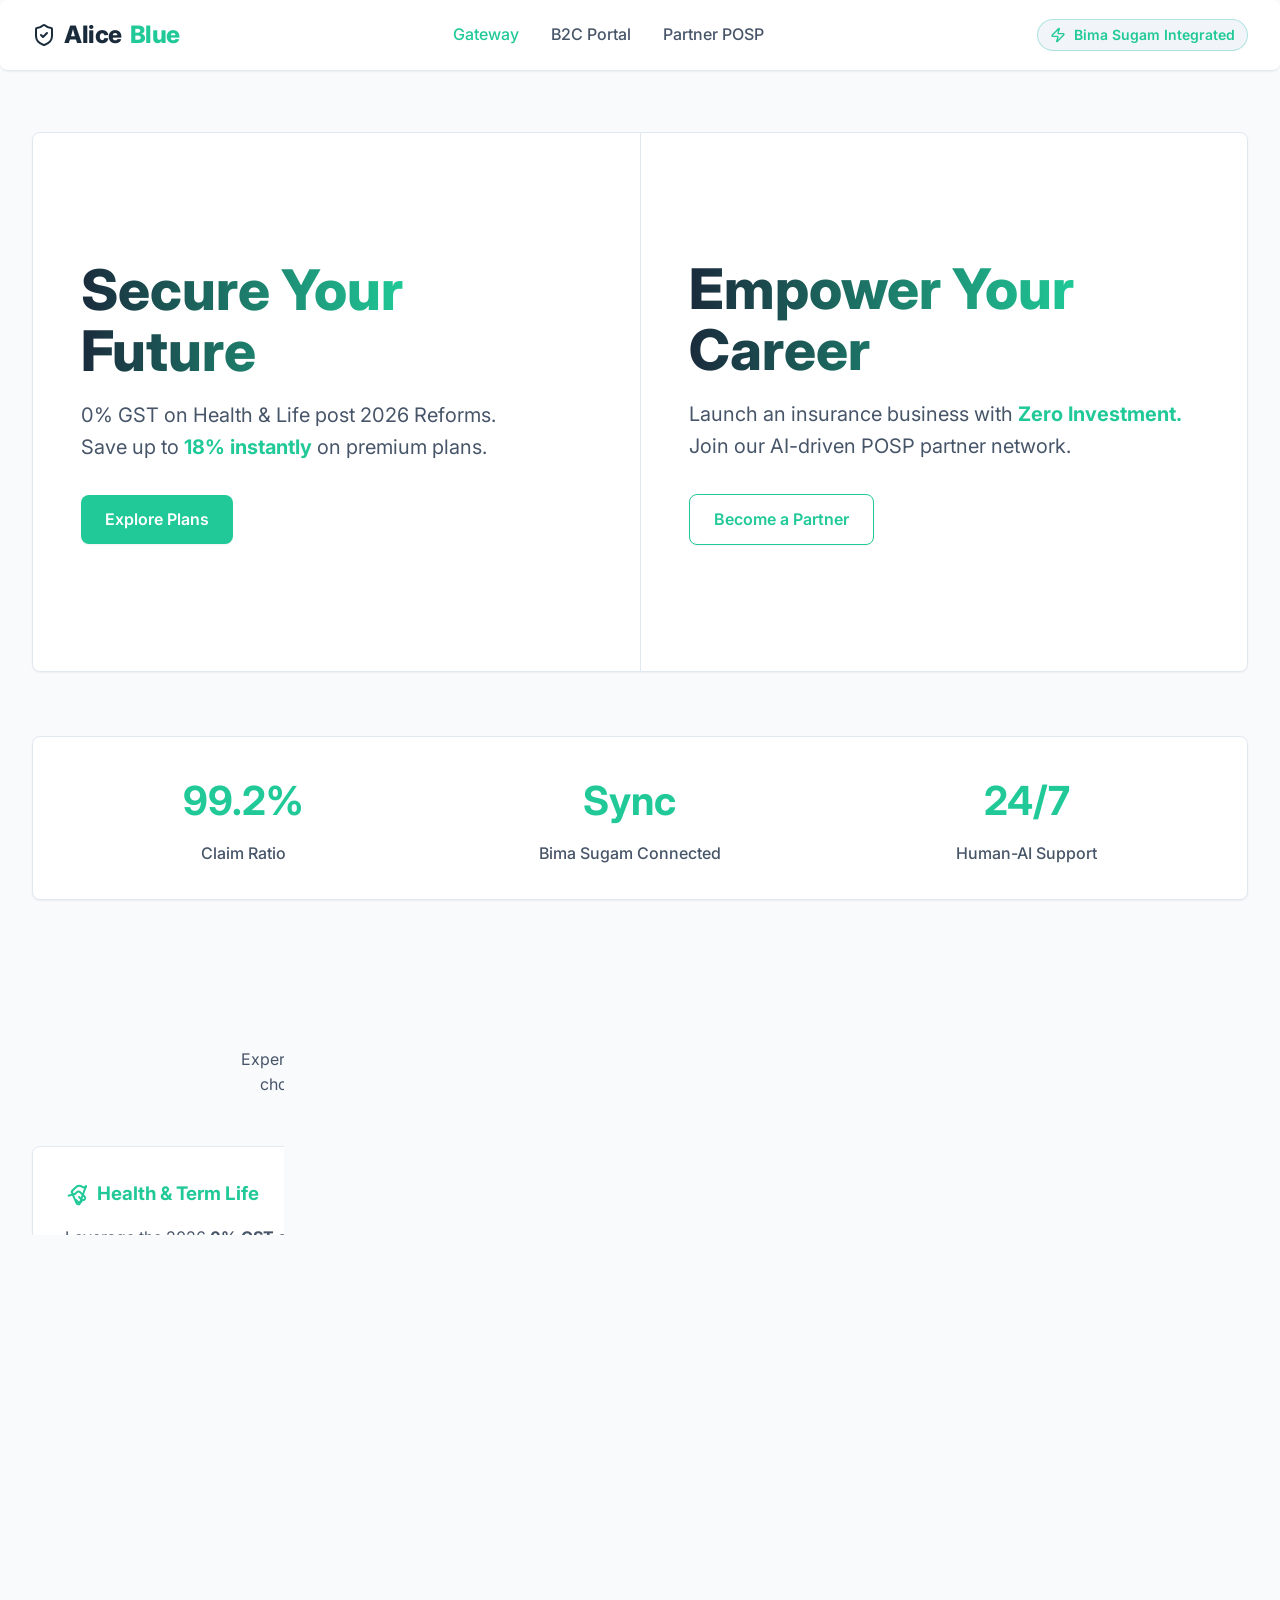
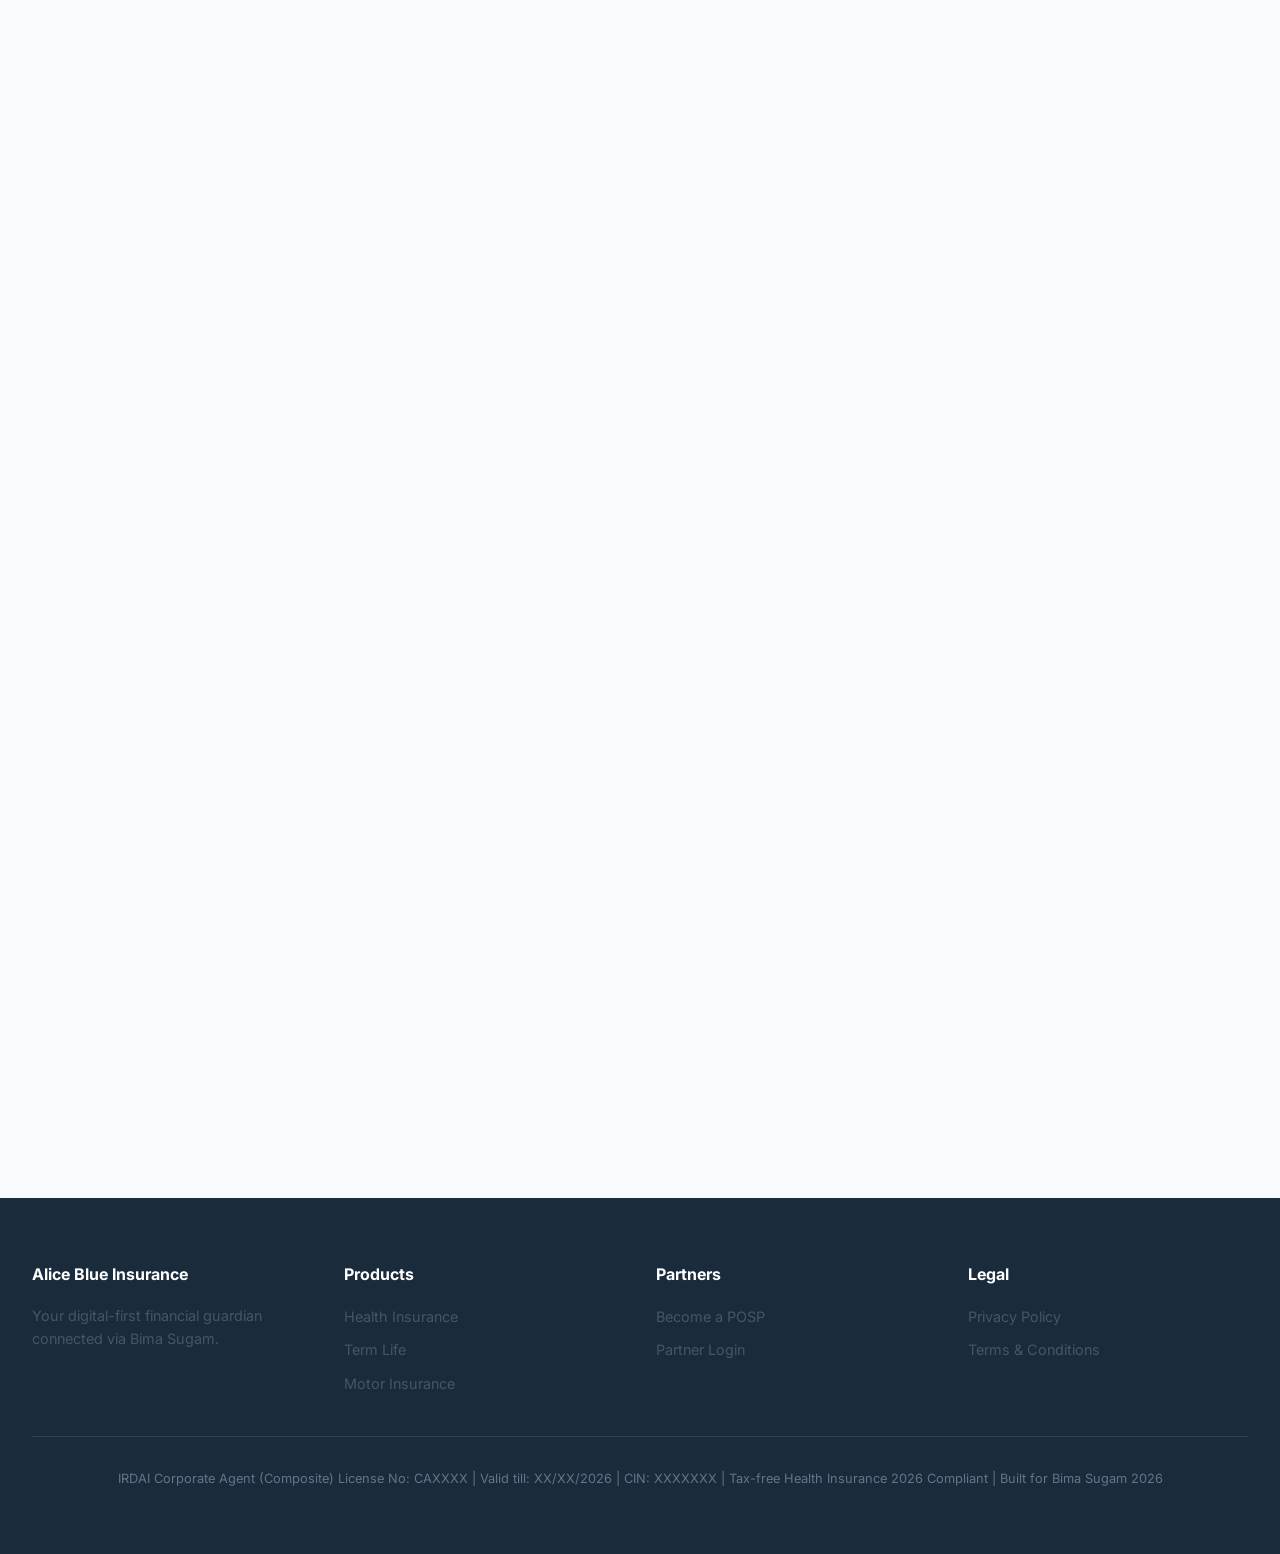
<file: index.html>
<!DOCTYPE html>
<html lang="en">

<head>
  <meta charset="UTF-8">
  <meta name="viewport" content="width=device-width, initial-scale=1.0">
  <title>Alice Blue Insurance | Tax-free Health Insurance 2026</title>
  <link rel="stylesheet" href="styles.css">
</head>

<body>

  <!-- Sticky Glass Header -->
  <header class="header glass-panel">
    <div class="container">
      <div class="logo">
        <svg xmlns="http://www.w3.org/2000/svg" width="24" height="24" viewBox="0 0 24 24" fill="none"
          stroke="currentColor" stroke-width="2" stroke-linecap="round" stroke-linejoin="round"
          class="lucide lucide-shield-check">
          <path
            d="M20 13c0 5-3.5 7.5-7.66 8.95a1 1 0 0 1-.67-.01C7.5 20.5 4 18 4 13V6a1 1 0 0 1 1-1c2 0 4.5-1.2 6.24-2.72a1.17 1.17 0 0 1 1.52 0C14.51 3.81 17 5 19 5a1 1 0 0 1 1 1z" />
          <path d="m9 12 2 2 4-4" />
        </svg>
        Alice<span>Blue</span>
      </div>
      <nav class="nav-links">
        <a href="index.html" class="active">Gateway</a>
        <a href="b2c.html">B2C Portal</a>
        <a href="b2b.html">Partner POSP</a>
      </nav>
      <div class="bima-sugam-badge">
        <svg xmlns="http://www.w3.org/2000/svg" width="16" height="16" viewBox="0 0 24 24" fill="none"
          stroke="currentColor" stroke-width="2" stroke-linecap="round" stroke-linejoin="round"
          class="lucide lucide-zap">
          <path
            d="M4 14a1 1 0 0 1-.78-1.63l9.9-10.2a.5.5 0 0 1 .86.46l-1.92 6.02A1 1 0 0 0 13 10h7a1 1 0 0 1 .78 1.63l-9.9 10.2a.5.5 0 0 1-.86-.46l1.92-6.02A1 1 0 0 0 11 14z" />
        </svg>
        Bima Sugam Integrated
      </div>
    </div>
  </header>

  <!-- Main Content Gateway -->
  <main class="main-content">
    <div class="container animate-fade-in">

      <!-- User Flow Split Hero -->
      <section class="hero-wrapper">
        <div class="hero-split glass-panel">
          <!-- Left: B2C Flow -->
          <div class="hero-half left">
            <h1>Secure Your <br />Future</h1>
            <p>0% GST on Health & Life post 2026 Reforms. <br />Save up to <span class="highlight">18% instantly</span>
              on premium plans.</p>
            <a href="b2c.html" class="btn btn-primary">Explore Plans</a>
          </div>
          <!-- Right: B2B Flow -->
          <div class="hero-half right">
            <h1>Empower Your <br />Career</h1>
            <p>Launch an insurance business with <span class="highlight">Zero Investment.</span> Join our AI-driven POSP
              partner network.</p>
            <a href="b2b.html" class="btn btn-outline">Become a Partner</a>
          </div>
        </div>
      </section>

      <!-- Trust Bar -->
      <section class="trust-bar glass-panel animate-fade-in delay-100">
        <div class="trust-stat">
          <h3>99.2%</h3>
          <p>Claim Ratio</p>
        </div>
        <div class="trust-stat">
          <h3>Sync</h3>
          <p>Bima Sugam Connected</p>
        </div>
        <div class="trust-stat">
          <h3>24/7</h3>
          <p>Human-AI Support</p>
        </div>
      </section>

      <!-- B2C Ecosystem Section -->
      <section class="b2c-offerings animate-fade-in delay-200" style="margin: 5rem 0;">
        <h2 class="section-title" style="margin-bottom: 1rem;">For Customers: Your Financial Guardian in 2026</h2>
        <p style="text-align: center; color: var(--text-secondary); max-width: 800px; margin: 0 auto 3rem auto;">
          Experience seamless, digital-first insurance buying backed by the revolutionary Bima Sugam platform. Why
          choose Alice Blue? Zero hidden fees, unbiased AI-driven recommendations, and instant claim tracking.</p>

        <div class="bento-grid" style="margin-bottom: 3rem;">
          <!-- Health & Life -->
          <div class="bento-box glass-panel">
            <h3 style="color: var(--electric-teal); margin-bottom: 1rem;"><svg xmlns="http://www.w3.org/2000/svg"
                width="24" height="24" viewBox="0 0 24 24" fill="none" stroke="currentColor" stroke-width="2"
                stroke-linecap="round" stroke-linejoin="round" style="margin-right: 8px; vertical-align: middle;">
                <path d="m11 17 2 2a1 1 0 1 0 3-3" />
                <path
                  d="m14 14 2.5 2.5a1 1 0 1 0 3-3l-3.88-3.88a3 3 0 0 0-4.24 0l-.88.88a1 1 0 1 1-3-3l2.81-2.81a5.79 5.79 0 0 1 7.06-.87l.47.28a2 2 0 0 0 1.42.25L21 4" />
                <path d="m21 3-6.5 18a.56.56 0 0 1-.62.33l-1.33-.21a1.27 1.27 0 0 1-.9-.72l-4-9-4 1.35" />
              </svg>Health & Term Life</h3>
            <p style="color: var(--text-secondary); margin-bottom: 1rem;">Leverage the 2026 <strong>0% GST
                slab</strong>. Access 'Cashless Everywhere' health plans and secure ₹1 Crore pure term life protection
              for absolute family security.</p>
          </div>
          <!-- Motor -->
          <div class="bento-box glass-panel">
            <h3 style="color: var(--electric-teal); margin-bottom: 1rem;"><svg xmlns="http://www.w3.org/2000/svg"
                width="24" height="24" viewBox="0 0 24 24" fill="none" stroke="currentColor" stroke-width="2"
                stroke-linecap="round" stroke-linejoin="round" style="margin-right: 8px; vertical-align: middle;">
                <path
                  d="M19 17h2c.6 0 1-.4 1-1v-3c0-.9-.7-1.7-1.5-1.9C18.7 10.6 16 10 16 10s-1.3-1.4-2.2-2.3c-.5-.4-1.1-.7-1.8-.7H5c-.6 0-1.1.4-1.4.9l-1.4 2.9A3.7 3.7 0 0 0 2 12v4c0 .6.4 1 1 1h2" />
                <circle cx="7" cy="17" r="2" />
                <path d="M9 17h6" />
                <circle cx="17" cy="17" r="2" />
              </svg>Motor Insurance</h3>
            <p style="color: var(--text-secondary); margin-bottom: 1rem;">Comprehensive and Third-Party coverages
              featuring telematics-based <strong>Pay-As-You-Drive (PAYD)</strong> pricing. Stop paying full price if
              your vehicle stays parked.</p>
          </div>
          <!-- Corporate & Liability (New) -->
          <div class="bento-box glass-panel">
            <h3 style="color: var(--electric-teal); margin-bottom: 1rem;"><svg xmlns="http://www.w3.org/2000/svg"
                width="24" height="24" viewBox="0 0 24 24" fill="none" stroke="currentColor" stroke-width="2"
                stroke-linecap="round" stroke-linejoin="round" style="margin-right: 8px; vertical-align: middle;">
                <rect width="20" height="14" x="2" y="7" rx="2" ry="2" />
                <path d="M16 21V5a2 2 0 0 0-2-2h-4a2 2 0 0 0-2 2v16" />
              </svg>Group & Liability</h3>
            <p style="color: var(--text-secondary); margin-bottom: 1rem;">Protect your commercial footprint. We offer
              Group Medical Covers (GMC) for scalable startups alongside stringent Cyber Liability and D&O (Directors &
              Officers) insurance.</p>
          </div>
        </div>
        <div style="text-align: center;">
          <a href="b2c.html" class="btn btn-primary" style="font-size: 1.1rem; padding: 1rem 3rem;">Explore B2C
            Portal</a>
        </div>
      </section>

      <!-- B2B POSP Section -->
      <section class="b2b-partner animate-fade-in delay-300"
        style="margin: 5rem 0; padding: 4rem 2rem; background: linear-gradient(135deg, rgba(20, 184, 166, 0.08), rgba(5, 150, 105, 0.08)); border-radius: 24px; border: 1px solid var(--electric-teal);">
        <h2 class="section-title" style="margin-bottom: 1rem; color: var(--electric-teal);">For Partners: Build Your
          Business with Alice Blue</h2>
        <p style="text-align: center; color: var(--text-secondary); max-width: 800px; margin: 0 auto 3rem auto;">Launch
          a scalable insurance distribution lifecycle completely digitally. Alice Blue empowers authorized POSPs (Point
          of Sales Persons) with industry-leading technology to dominate the 2026 integrated market.</p>

        <div class="bento-grid" style="grid-template-columns: repeat(auto-fit, minmax(350px, 1fr)); gap: 2rem;">
          <div class="glass-panel" style="padding: 2.5rem;">
            <h3 style="color: var(--white); margin-bottom: 1.5rem;">Why Register as a POSP?</h3>
            <ul style="color: var(--text-secondary); list-style-type: none;">
              <li style="margin-bottom: 1rem; display: flex; align-items: flex-start; gap: 0.5rem;"><span
                  style="color: var(--emerald-green); font-weight: bold;">✓</span> <span><strong>Zero Implementation
                    Cost:</strong> Start selling instantly without any franchise fees, inventory costs, or deposit
                  requirements.</span></li>
              <li style="margin-bottom: 1rem; display: flex; align-items: flex-start; gap: 0.5rem;"><span
                  style="color: var(--emerald-green); font-weight: bold;">✓</span> <span><strong>Alice Blue
                    AI-Copilot:</strong> Secure algorithm-driven recommendations to easily cross-sell Group Health to
                  individual clients.</span></li>
              <li style="margin-bottom: 1rem; display: flex; align-items: flex-start; gap: 0.5rem;"><span
                  style="color: var(--emerald-green); font-weight: bold;">✓</span> <span><strong>Instant Commission
                    Payouts:</strong> Direct bank transfers via NEFT connected via the secure national network.</span>
              </li>
              <li style="display: flex; align-items: flex-start; gap: 0.5rem;"><span
                  style="color: var(--emerald-green); font-weight: bold;">✓</span> <span><strong>Open
                    Architecture:</strong> Sell policies across 50+ premier IRDAI-registered insurance providers from a
                  single dashboard.</span></li>
            </ul>
          </div>
          <div class="glass-panel" style="padding: 2.5rem;">
            <h3 style="color: var(--white); margin-bottom: 1.5rem;">Eligibility & The Registration Model</h3>
            <p style="color: var(--text-secondary); margin-bottom: 1.5rem;">Becoming a POSP is entirely digital and
              verified instantly through Aadhaar eKYC.</p>
            <div style="background: rgba(0,0,0,0.2); padding: 1.5rem; border-radius: 12px; margin-bottom: 1rem;">
              <strong style="color: var(--electric-teal); display: block; margin-bottom: 0.5rem;">1. Meet
                Requirements</strong>
              <span style="color: var(--text-secondary); font-size: 0.9rem;">You simply need to be 18+ years old,
                possess a 10th Standard passing certificate, and have valid Aadhaar/PAN.</span>
            </div>
            <div style="background: rgba(0,0,0,0.2); padding: 1.5rem; border-radius: 12px; margin-bottom: 1rem;">
              <strong style="color: var(--electric-teal); display: block; margin-bottom: 0.5rem;">2. Complete
                Certification</strong>
              <span style="color: var(--text-secondary); font-size: 0.9rem;">Commit to a short 15-hour digital training
                series followed by a straightforward online proctored examination.</span>
            </div>
            <div style="background: rgba(0,0,0,0.2); padding: 1.5rem; border-radius: 12px;">
              <strong style="color: var(--electric-teal); display: block; margin-bottom: 0.5rem;">3. Activate
                Dashboard</strong>
              <span style="color: var(--text-secondary); font-size: 0.9rem;">Post-certification, your POSP agency codes
                drop natively into your Alice Blue Portal. Start selling immediately.</span>
            </div>
          </div>
        </div>
        <div style="text-align: center; margin-top: 4rem;">
          <a href="b2b.html" class="btn btn-outline" style="font-size: 1.1rem; padding: 1rem 3rem;">View the POSP
            Portal</a>
        </div>
      </section>

    </div>
  </main>

  <footer class="footer">
    <div class="container">
      <div class="footer-content">
        <div>
          <h4>Alice Blue Insurance</h4>
          <p style="color: var(--text-secondary); font-size: 0.9rem;">Your digital-first financial guardian connected
            via Bima Sugam.</p>
        </div>
        <div>
          <h4>Products</h4>
          <ul>
            <li><a href="#">Health Insurance</a></li>
            <li><a href="#">Term Life</a></li>
            <li><a href="#">Motor Insurance</a></li>
          </ul>
        </div>
        <div>
          <h4>Partners</h4>
          <ul>
            <li><a href="b2b.html">Become a POSP</a></li>
            <li><a href="#">Partner Login</a></li>
          </ul>
        </div>
        <div>
          <h4>Legal</h4>
          <ul>
            <li><a href="#">Privacy Policy</a></li>
            <li><a href="#">Terms & Conditions</a></li>
          </ul>
        </div>
      </div>
      <div class="irdai-text">
        IRDAI Corporate Agent (Composite) License No: CAXXXX | Valid till: XX/XX/2026 | CIN: XXXXXXX | Tax-free Health
        Insurance 2026 Compliant | Built for Bima Sugam 2026
      </div>
    </div>
  </footer>

</body>

</html>
</file>
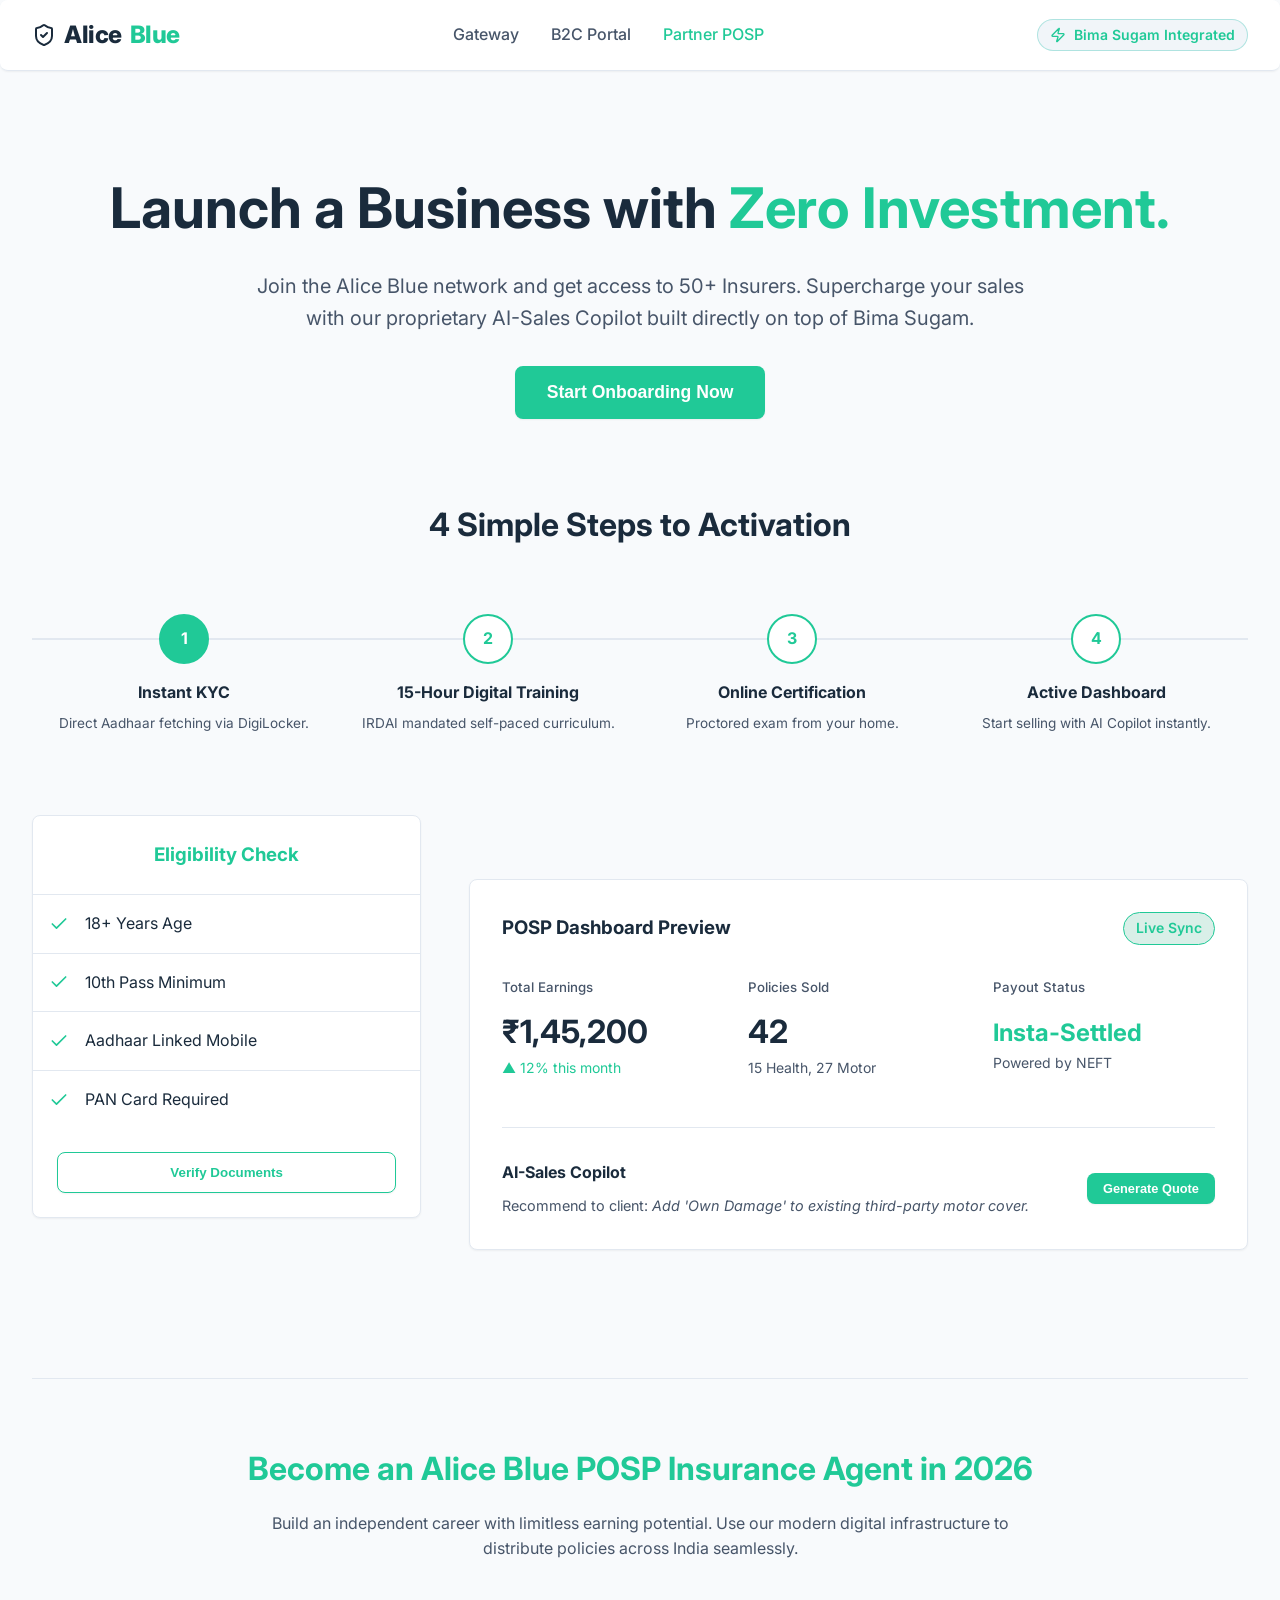
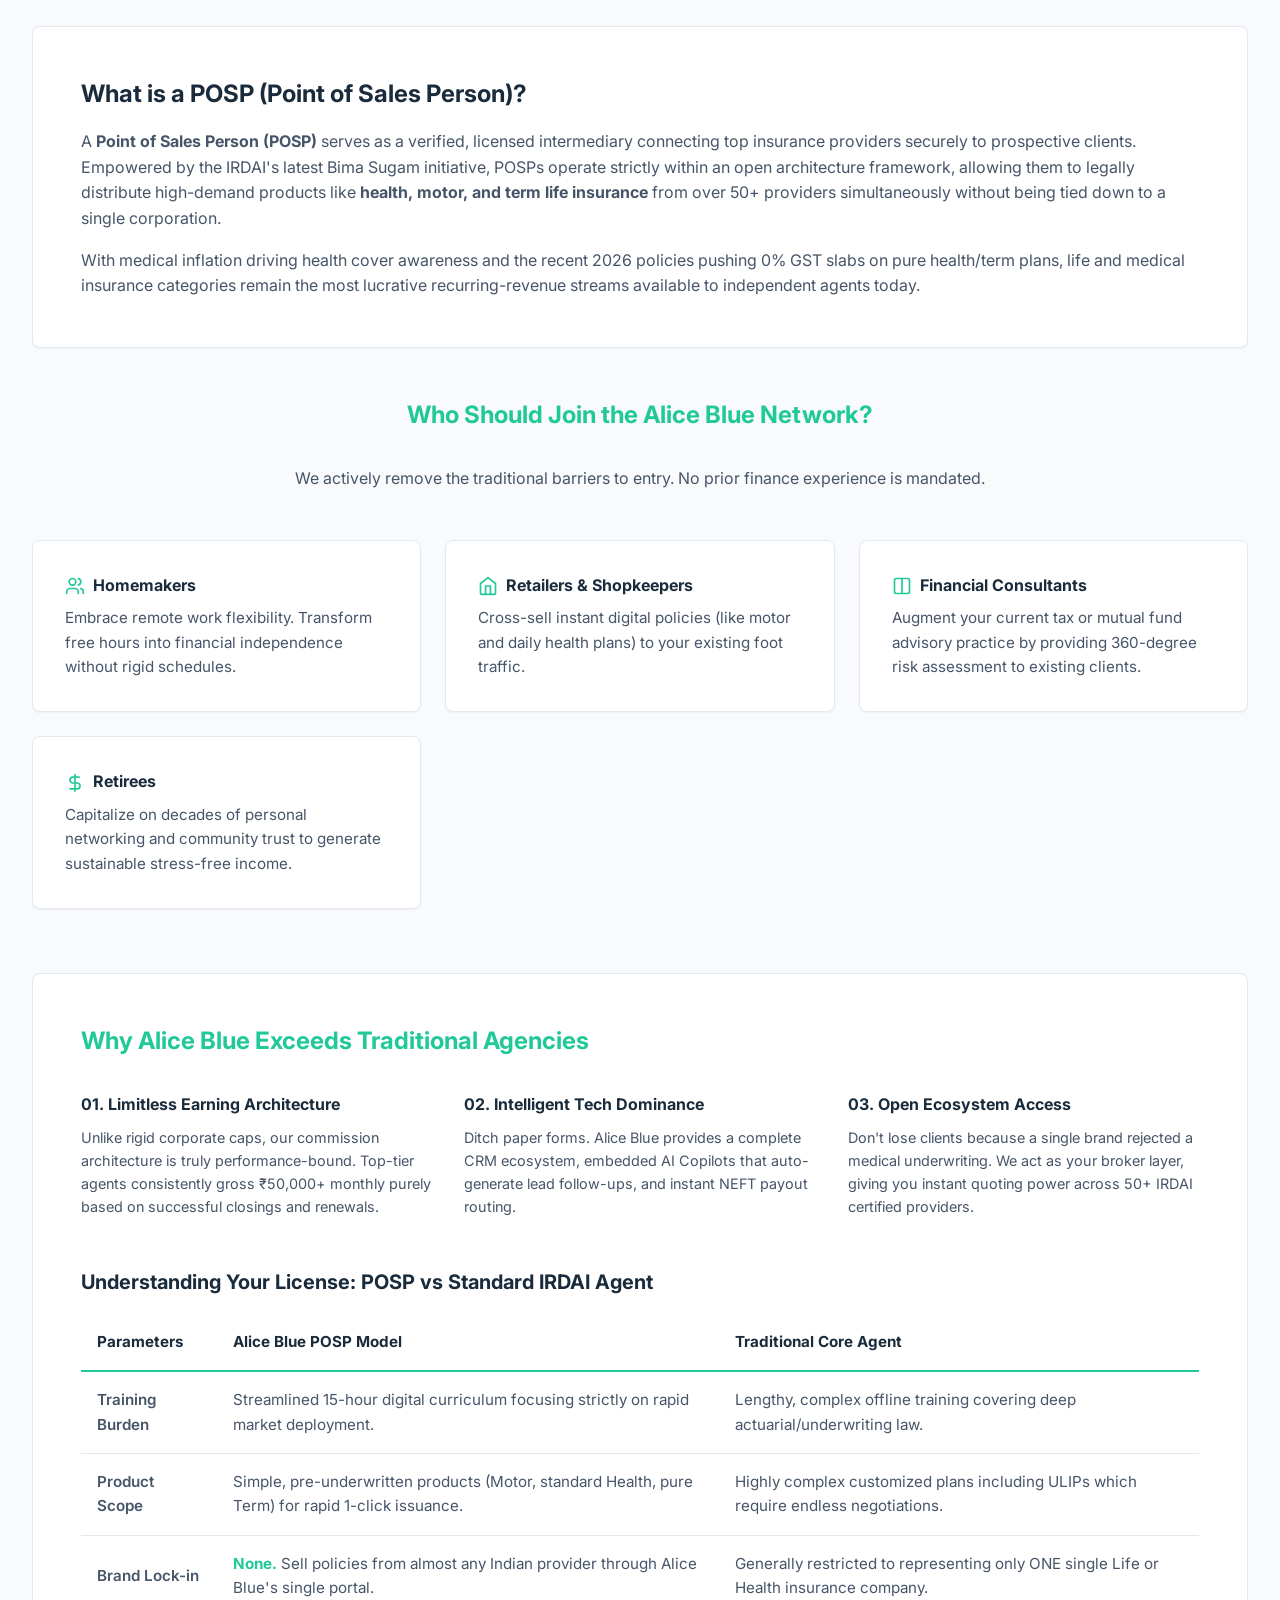
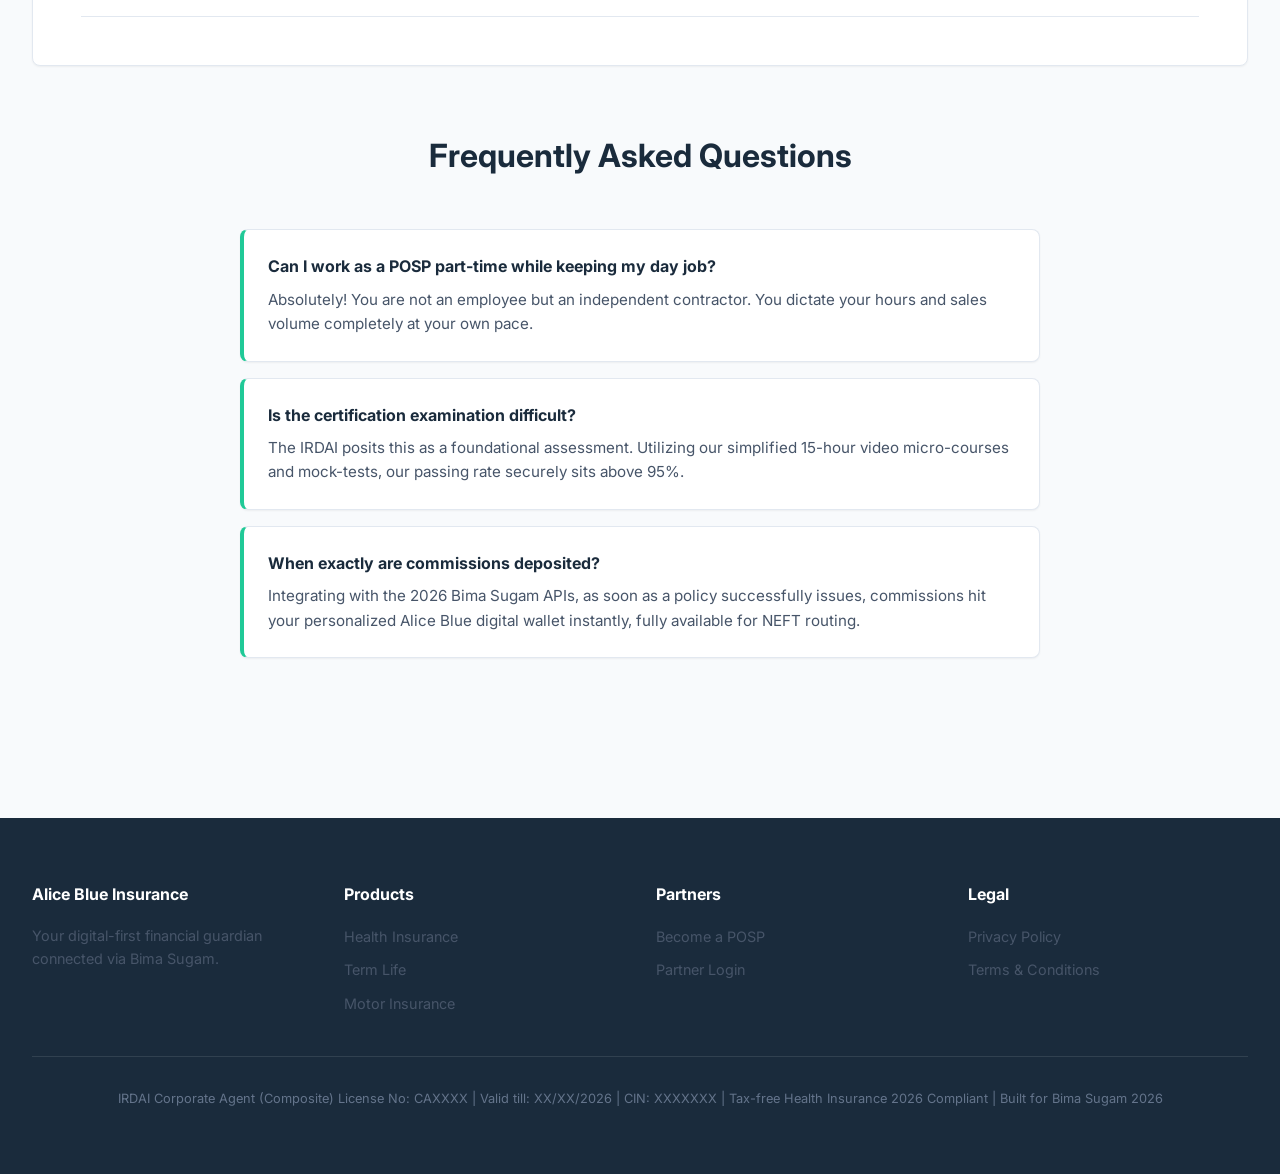
<file: b2b.html>
<!DOCTYPE html>
<html lang="en">

<head>
  <meta charset="UTF-8">
  <meta name="viewport" content="width=device-width, initial-scale=1.0">
  <title>Partner POSP Portal | Alice Blue Insurance 2026</title>
  <link rel="stylesheet" href="styles.css">
</head>

<body>

  <!-- Sticky Glass Header -->
  <header class="header glass-panel">
    <div class="container">
      <div class="logo">
        <svg xmlns="http://www.w3.org/2000/svg" width="24" height="24" viewBox="0 0 24 24" fill="none"
          stroke="currentColor" stroke-width="2" stroke-linecap="round" stroke-linejoin="round"
          class="lucide lucide-shield-check">
          <path
            d="M20 13c0 5-3.5 7.5-7.66 8.95a1 1 0 0 1-.67-.01C7.5 20.5 4 18 4 13V6a1 1 0 0 1 1-1c2 0 4.5-1.2 6.24-2.72a1.17 1.17 0 0 1 1.52 0C14.51 3.81 17 5 19 5a1 1 0 0 1 1 1z" />
          <path d="m9 12 2 2 4-4" />
        </svg>
        Alice<span>Blue</span>
      </div>
      <nav class="nav-links">
        <a href="index.html">Gateway</a>
        <a href="b2c.html">B2C Portal</a>
        <a href="b2b.html" class="active">Partner POSP</a>
      </nav>
      <div class="bima-sugam-badge">
        <svg xmlns="http://www.w3.org/2000/svg" width="16" height="16" viewBox="0 0 24 24" fill="none"
          stroke="currentColor" stroke-width="2" stroke-linecap="round" stroke-linejoin="round"
          class="lucide lucide-zap">
          <path
            d="M4 14a1 1 0 0 1-.78-1.63l9.9-10.2a.5.5 0 0 1 .86.46l-1.92 6.02A1 1 0 0 0 13 10h7a1 1 0 0 1 .78 1.63l-9.9 10.2a.5.5 0 0 1-.86-.46l1.92-6.02A1 1 0 0 0 11 14z" />
        </svg>
        Bima Sugam Integrated
      </div>
    </div>
  </header>

  <!-- Main Content B2B -->
  <main class="main-content">
    <div class="container animate-fade-in">

      <!-- Value Proposition Hero -->
      <section style="text-align: center; margin: 4rem 0;">
        <h1 style="font-size: 3.5rem; margin-bottom: 1rem;">Launch a Business with <span
            style="color: var(--electric-teal);">Zero Investment.</span></h1>
        <p
          style="font-size: 1.25rem; color: var(--text-secondary); max-width: 800px; margin: 0 auto; margin-bottom: 2rem;">
          Join the Alice Blue network and get access to 50+ Insurers. Supercharge your sales with our proprietary
          AI-Sales Copilot built directly on top of Bima Sugam.</p>
        <button class="btn btn-primary" style="font-size: 1.1rem; padding: 1rem 2rem;">Start Onboarding Now</button>
      </section>

      <!-- Stepper Flow -->
      <section class="delay-100 animate-fade-in" style="margin-top: 5rem;">
        <h2 class="section-title">4 Simple Steps to Activation</h2>
        <div class="stepper">
          <div class="step active">
            <div class="step-circle">1</div>
            <h4 style="color: var(--white); margin-bottom: 0.5rem;">Instant KYC</h4>
            <p style="font-size: 0.85rem; color: var(--text-secondary);">Direct Aadhaar fetching via DigiLocker.</p>
          </div>
          <div class="step">
            <div class="step-circle">2</div>
            <h4 style="color: var(--white); margin-bottom: 0.5rem;">15-Hour Digital Training</h4>
            <p style="font-size: 0.85rem; color: var(--text-secondary);">IRDAI mandated self-paced curriculum.</p>
          </div>
          <div class="step">
            <div class="step-circle">3</div>
            <h4 style="color: var(--white); margin-bottom: 0.5rem;">Online Certification</h4>
            <p style="font-size: 0.85rem; color: var(--text-secondary);">Proctored exam from your home.</p>
          </div>
          <div class="step">
            <div class="step-circle">4</div>
            <h4 style="color: var(--white); margin-bottom: 0.5rem;">Active Dashboard</h4>
            <p style="font-size: 0.85rem; color: var(--text-secondary);">Start selling with AI Copilot instantly.</p>
          </div>
        </div>
      </section>

      <div style="display: grid; grid-template-columns: 1fr 2fr; gap: 3rem; margin-top: 5rem;"
        class="delay-200 animate-fade-in">

        <!-- Eligibility Widget -->
        <section>
          <div class="eligibility-widget glass-panel">
            <h3
              style="padding: 1.5rem; border-bottom: 1px solid var(--glass-border); text-align: center; color: var(--electric-teal);">
              Eligibility Check</h3>
            <ul>
              <li>
                <svg xmlns="http://www.w3.org/2000/svg" width="20" height="20" viewBox="0 0 24 24" fill="none"
                  stroke="var(--emerald-green)" stroke-width="2" stroke-linecap="round" stroke-linejoin="round">
                  <polyline points="20 6 9 17 4 12" />
                </svg>
                <span>18+ Years Age</span>
              </li>
              <li>
                <svg xmlns="http://www.w3.org/2000/svg" width="20" height="20" viewBox="0 0 24 24" fill="none"
                  stroke="var(--emerald-green)" stroke-width="2" stroke-linecap="round" stroke-linejoin="round">
                  <polyline points="20 6 9 17 4 12" />
                </svg>
                <span>10th Pass Minimum</span>
              </li>
              <li>
                <svg xmlns="http://www.w3.org/2000/svg" width="20" height="20" viewBox="0 0 24 24" fill="none"
                  stroke="var(--emerald-green)" stroke-width="2" stroke-linecap="round" stroke-linejoin="round">
                  <polyline points="20 6 9 17 4 12" />
                </svg>
                <span>Aadhaar Linked Mobile</span>
              </li>
              <li>
                <svg xmlns="http://www.w3.org/2000/svg" width="20" height="20" viewBox="0 0 24 24" fill="none"
                  stroke="var(--emerald-green)" stroke-width="2" stroke-linecap="round" stroke-linejoin="round">
                  <polyline points="20 6 9 17 4 12" />
                </svg>
                <span>PAN Card Required</span>
              </li>
            </ul>
            <div style="padding: 1.5rem; text-align: center;">
              <button class="btn btn-outline" style="width: 100%;">Verify Documents</button>
            </div>
          </div>
        </section>

        <!-- Mock Dashboard UI -->
        <section>
          <div class="dashboard-mock glass-panel bento-box">
            <div class="dashboard-header">
              <h3>POSP Dashboard Preview</h3>
              <span class="bima-sugam-badge"
                style="background: rgba(5, 150, 105, 0.15); border-color: var(--emerald-green); color: var(--emerald-green);">Live
                Sync</span>
            </div>

            <div class="stat-grid">
              <div class="stat-box">
                <h5>Total Earnings</h5>
                <div class="value">₹1,45,200</div>
                <div class="trend up">▲ 12% this month</div>
              </div>
              <div class="stat-box">
                <h5>Policies Sold</h5>
                <div class="value">42</div>
                <div style="color: var(--text-secondary); font-size: 0.875rem;">15 Health, 27 Motor</div>
              </div>
              <div class="stat-box">
                <h5>Payout Status</h5>
                <div class="value" style="color: var(--electric-teal); font-size: 1.5rem; padding-top: 0.5rem;">
                  Insta-Settled</div>
                <div style="color: var(--text-secondary); font-size: 0.875rem;">Powered by NEFT</div>
              </div>
            </div>

            <div style="margin-top: 3rem; padding-top: 2rem; border-top: 1px solid var(--glass-border);">
              <div style="display: flex; justify-content: space-between; align-items: center;">
                <div>
                  <h4 style="color: var(--white); margin-bottom: 0.5rem;">AI-Sales Copilot</h4>
                  <p style="font-size: 0.9rem; color: var(--text-secondary);">Recommend to client: <em>Add 'Own Damage'
                      to existing third-party motor cover.</em></p>
                </div>
                <button class="btn btn-primary" style="font-size: 0.8rem; padding: 0.5rem 1rem;">Generate Quote</button>
              </div>
            </div>
          </div>
        </section>
      </div>

      <!-- SEO Maximized Content Section: What is a POSP -->
      <section class="seo-content-block animate-fade-in delay-300"
        style="margin-top: 6rem; padding-top: 4rem; border-top: 1px solid var(--glass-border);">
        <header style="text-align: center; margin-bottom: 4rem;">
          <h2 class="section-title" style="margin-bottom: 1rem; color: var(--electric-teal);">Become an Alice Blue POSP
            Insurance Agent in 2026</h2>
          <p style="color: var(--text-secondary); max-width: 800px; margin: 0 auto;">Build an independent career with
            limitless earning potential. Use our modern digital infrastructure to distribute policies across India
            seamlessly.</p>
        </header>

        <!-- What is a POSP -->
        <article class="glass-panel" style="padding: 3rem; margin-bottom: 3rem;">
          <h3 style="color: var(--white); font-size: 1.5rem; margin-bottom: 1rem;">What is a POSP (Point of Sales
            Person)?</h3>
          <p style="color: var(--text-secondary); margin-bottom: 1rem;">A <strong>Point of Sales Person (POSP)</strong>
            serves as a verified, licensed intermediary connecting top insurance providers securely to prospective
            clients. Empowered by the IRDAI's latest Bima Sugam initiative, POSPs operate strictly within an open
            architecture framework, allowing them to legally distribute high-demand products like <strong>health, motor,
              and term life insurance</strong> from over 50+ providers simultaneously without being tied down to a
            single corporation.</p>
          <p style="color: var(--text-secondary);">With medical inflation driving health cover awareness and the recent
            2026 policies pushing 0% GST slabs on pure health/term plans, life and medical insurance categories remain
            the most lucrative recurring-revenue streams available to independent agents today.</p>
        </article>

        <!-- Who can become an agent -->
        <h3 style="color: var(--electric-teal); font-size: 1.5rem; margin-bottom: 2rem; text-align: center;">Who Should
          Join the Alice Blue Network?</h3>
        <p style="color: var(--text-secondary); text-align: center; margin-bottom: 3rem;">We actively remove the
          traditional barriers to entry. No prior finance experience is mandated.</p>

        <div class="bento-grid" style="margin-bottom: 4rem;">
          <div class="glass-panel bento-box" style="padding: 2rem;">
            <h4 style="color: var(--white); margin-bottom: 0.5rem;"><svg xmlns="http://www.w3.org/2000/svg" width="20"
                height="20" viewBox="0 0 24 24" fill="none" stroke="var(--emerald-green)" stroke-width="2"
                stroke-linecap="round" stroke-linejoin="round" style="vertical-align: middle; margin-right: 8px;">
                <path d="M16 21v-2a4 4 0 0 0-4-4H6a4 4 0 0 0-4 4v2" />
                <circle cx="9" cy="7" r="4" />
                <path d="M22 21v-2a4 4 0 0 0-3-3.87" />
                <path d="M16 3.13a4 4 0 0 1 0 7.75" />
              </svg>Homemakers</h4>
            <p style="color: var(--text-secondary); font-size: 0.95rem;">Embrace remote work flexibility. Transform free
              hours into financial independence without rigid schedules.</p>
          </div>
          <div class="glass-panel bento-box" style="padding: 2rem;">
            <h4 style="color: var(--white); margin-bottom: 0.5rem;"><svg xmlns="http://www.w3.org/2000/svg" width="20"
                height="20" viewBox="0 0 24 24" fill="none" stroke="var(--emerald-green)" stroke-width="2"
                stroke-linecap="round" stroke-linejoin="round" style="vertical-align: middle; margin-right: 8px;">
                <path d="m3 9 9-7 9 7v11a2 2 0 0 1-2 2H5a2 2 0 0 1-2-2z" />
                <polyline points="9 22 9 12 15 12 15 22" />
              </svg>Retailers & Shopkeepers</h4>
            <p style="color: var(--text-secondary); font-size: 0.95rem;">Cross-sell instant digital policies (like motor
              and daily health plans) to your existing foot traffic.</p>
          </div>
          <div class="glass-panel bento-box" style="padding: 2rem;">
            <h4 style="color: var(--white); margin-bottom: 0.5rem;"><svg xmlns="http://www.w3.org/2000/svg" width="20"
                height="20" viewBox="0 0 24 24" fill="none" stroke="var(--emerald-green)" stroke-width="2"
                stroke-linecap="round" stroke-linejoin="round" style="vertical-align: middle; margin-right: 8px;">
                <path d="M12 3v18" />
                <rect width="18" height="18" x="3" y="3" rx="2" />
              </svg>Financial Consultants</h4>
            <p style="color: var(--text-secondary); font-size: 0.95rem;">Augment your current tax or mutual fund
              advisory practice by providing 360-degree risk assessment to existing clients.</p>
          </div>
          <div class="glass-panel bento-box" style="padding: 2rem;">
            <h4 style="color: var(--white); margin-bottom: 0.5rem;"><svg xmlns="http://www.w3.org/2000/svg" width="20"
                height="20" viewBox="0 0 24 24" fill="none" stroke="var(--emerald-green)" stroke-width="2"
                stroke-linecap="round" stroke-linejoin="round" style="vertical-align: middle; margin-right: 8px;">
                <path d="M12 2v20" />
                <path d="M17 5H9.5a3.5 3.5 0 0 0 0 7h5a3.5 3.5 0 0 1 0 7H6" />
              </svg>Retirees</h4>
            <p style="color: var(--text-secondary); font-size: 0.95rem;">Capitalize on decades of personal networking
              and community trust to generate sustainable stress-free income.</p>
          </div>
        </div>

        <!-- Benefits & Comparison Table -->
        <article class="glass-panel" style="padding: 3rem; margin-bottom: 3rem;">
          <h3 style="color: var(--electric-teal); font-size: 1.5rem; margin-bottom: 2rem;">Why Alice Blue Exceeds
            Traditional Agencies</h3>
          <div
            style="display: grid; grid-template-columns: repeat(auto-fit, minmax(280px, 1fr)); gap: 2rem; margin-bottom: 3rem;">
            <div>
              <h4 style="color: var(--white); margin-bottom: 0.5rem;">01. Limitless Earning Architecture</h4>
              <p style="color: var(--text-secondary); font-size: 0.9rem;">Unlike rigid corporate caps, our commission
                architecture is truly performance-bound. Top-tier agents consistently gross ₹50,000+ monthly purely
                based on successful closings and renewals.</p>
            </div>
            <div>
              <h4 style="color: var(--white); margin-bottom: 0.5rem;">02. Intelligent Tech Dominance</h4>
              <p style="color: var(--text-secondary); font-size: 0.9rem;">Ditch paper forms. Alice Blue provides a
                complete CRM ecosystem, embedded AI Copilots that auto-generate lead follow-ups, and instant NEFT payout
                routing.</p>
            </div>
            <div>
              <h4 style="color: var(--white); margin-bottom: 0.5rem;">03. Open Ecosystem Access</h4>
              <p style="color: var(--text-secondary); font-size: 0.9rem;">Don't lose clients because a single brand
                rejected a medical underwriting. We act as your broker layer, giving you instant quoting power across
                50+ IRDAI certified providers.</p>
            </div>
          </div>

          <h3 style="color: var(--white); font-size: 1.25rem; margin-bottom: 1rem;">Understanding Your License: POSP vs
            Standard IRDAI Agent</h3>
          <div style="overflow-x: auto;">
            <table
              style="width: 100%; border-collapse: collapse; text-align: left; color: var(--text-secondary); font-size: 0.95rem;">
              <thead>
                <tr style="border-bottom: 2px solid var(--electric-teal);">
                  <th style="padding: 1rem; color: var(--white);">Parameters</th>
                  <th style="padding: 1rem; color: var(--white);">Alice Blue POSP Model</th>
                  <th style="padding: 1rem; color: var(--white);">Traditional Core Agent</th>
                </tr>
              </thead>
              <tbody>
                <tr style="border-bottom: 1px solid var(--glass-border);">
                  <td style="padding: 1rem; font-weight: 600;">Training Burden</td>
                  <td style="padding: 1rem;">Streamlined 15-hour digital curriculum focusing strictly on rapid market
                    deployment.</td>
                  <td style="padding: 1rem;">Lengthy, complex offline training covering deep actuarial/underwriting law.
                  </td>
                </tr>
                <tr style="border-bottom: 1px solid var(--glass-border);">
                  <td style="padding: 1rem; font-weight: 600;">Product Scope</td>
                  <td style="padding: 1rem;">Simple, pre-underwritten products (Motor, standard Health, pure Term) for
                    rapid 1-click issuance.</td>
                  <td style="padding: 1rem;">Highly complex customized plans including ULIPs which require endless
                    negotiations.</td>
                </tr>
                <tr style="border-bottom: 1px solid var(--glass-border);">
                  <td style="padding: 1rem; font-weight: 600;">Brand Lock-in</td>
                  <td style="padding: 1rem;"><strong style="color: var(--emerald-green);">None.</strong> Sell policies
                    from almost any Indian provider through Alice Blue's single portal.</td>
                  <td style="padding: 1rem;">Generally restricted to representing only ONE single Life or Health
                    insurance company.</td>
                </tr>
              </tbody>
            </table>
          </div>
        </article>

      </section>

      <!-- FAQ Section -->
      <section class="faqs" style="margin: 4rem 0 6rem 0;">
        <h2 class="section-title" style="margin-bottom: 3rem;">Frequently Asked Questions</h2>
        <div style="display: grid; gap: 1rem; max-width: 800px; margin: 0 auto;">
          <div class="glass-panel" style="padding: 1.5rem; border-left: 4px solid var(--electric-teal);">
            <h4 style="color: var(--white); margin-bottom: 0.5rem;">Can I work as a POSP part-time while keeping my day
              job?</h4>
            <p style="color: var(--text-secondary); font-size: 0.95rem;">Absolutely! You are not an employee but an
              independent contractor. You dictate your hours and sales volume completely at your own pace.</p>
          </div>
          <div class="glass-panel" style="padding: 1.5rem; border-left: 4px solid var(--electric-teal);">
            <h4 style="color: var(--white); margin-bottom: 0.5rem;">Is the certification examination difficult?</h4>
            <p style="color: var(--text-secondary); font-size: 0.95rem;">The IRDAI posits this as a foundational
              assessment. Utilizing our simplified 15-hour video micro-courses and mock-tests, our passing rate securely
              sits above 95%.</p>
          </div>
          <div class="glass-panel" style="padding: 1.5rem; border-left: 4px solid var(--electric-teal);">
            <h4 style="color: var(--white); margin-bottom: 0.5rem;">When exactly are commissions deposited?</h4>
            <p style="color: var(--text-secondary); font-size: 0.95rem;">Integrating with the 2026 Bima Sugam APIs, as
              soon as a policy successfully issues, commissions hit your personalized Alice Blue digital wallet
              instantly, fully available for NEFT routing.</p>
          </div>
        </div>
      </section>

    </div>
  </main>

  <!-- Repeated Footer -->
  <footer class="footer">
    <div class="container">
      <div class="footer-content">
        <div>
          <h4>Alice Blue Insurance</h4>
          <p style="color: var(--text-secondary); font-size: 0.9rem;">Your digital-first financial guardian connected
            via Bima Sugam.</p>
        </div>
        <div>
          <h4>Products</h4>
          <ul>
            <li><a href="#">Health Insurance</a></li>
            <li><a href="#">Term Life</a></li>
            <li><a href="#">Motor Insurance</a></li>
          </ul>
        </div>
        <div>
          <h4>Partners</h4>
          <ul>
            <li><a href="b2b.html">Become a POSP</a></li>
            <li><a href="#">Partner Login</a></li>
          </ul>
        </div>
        <div>
          <h4>Legal</h4>
          <ul>
            <li><a href="#">Privacy Policy</a></li>
            <li><a href="#">Terms & Conditions</a></li>
          </ul>
        </div>
      </div>
      <div class="irdai-text">
        IRDAI Corporate Agent (Composite) License No: CAXXXX | Valid till: XX/XX/2026 | CIN: XXXXXXX | Tax-free Health
        Insurance 2026 Compliant | Built for Bima Sugam 2026
      </div>
    </div>
  </footer>

</body>

</html>
</file>
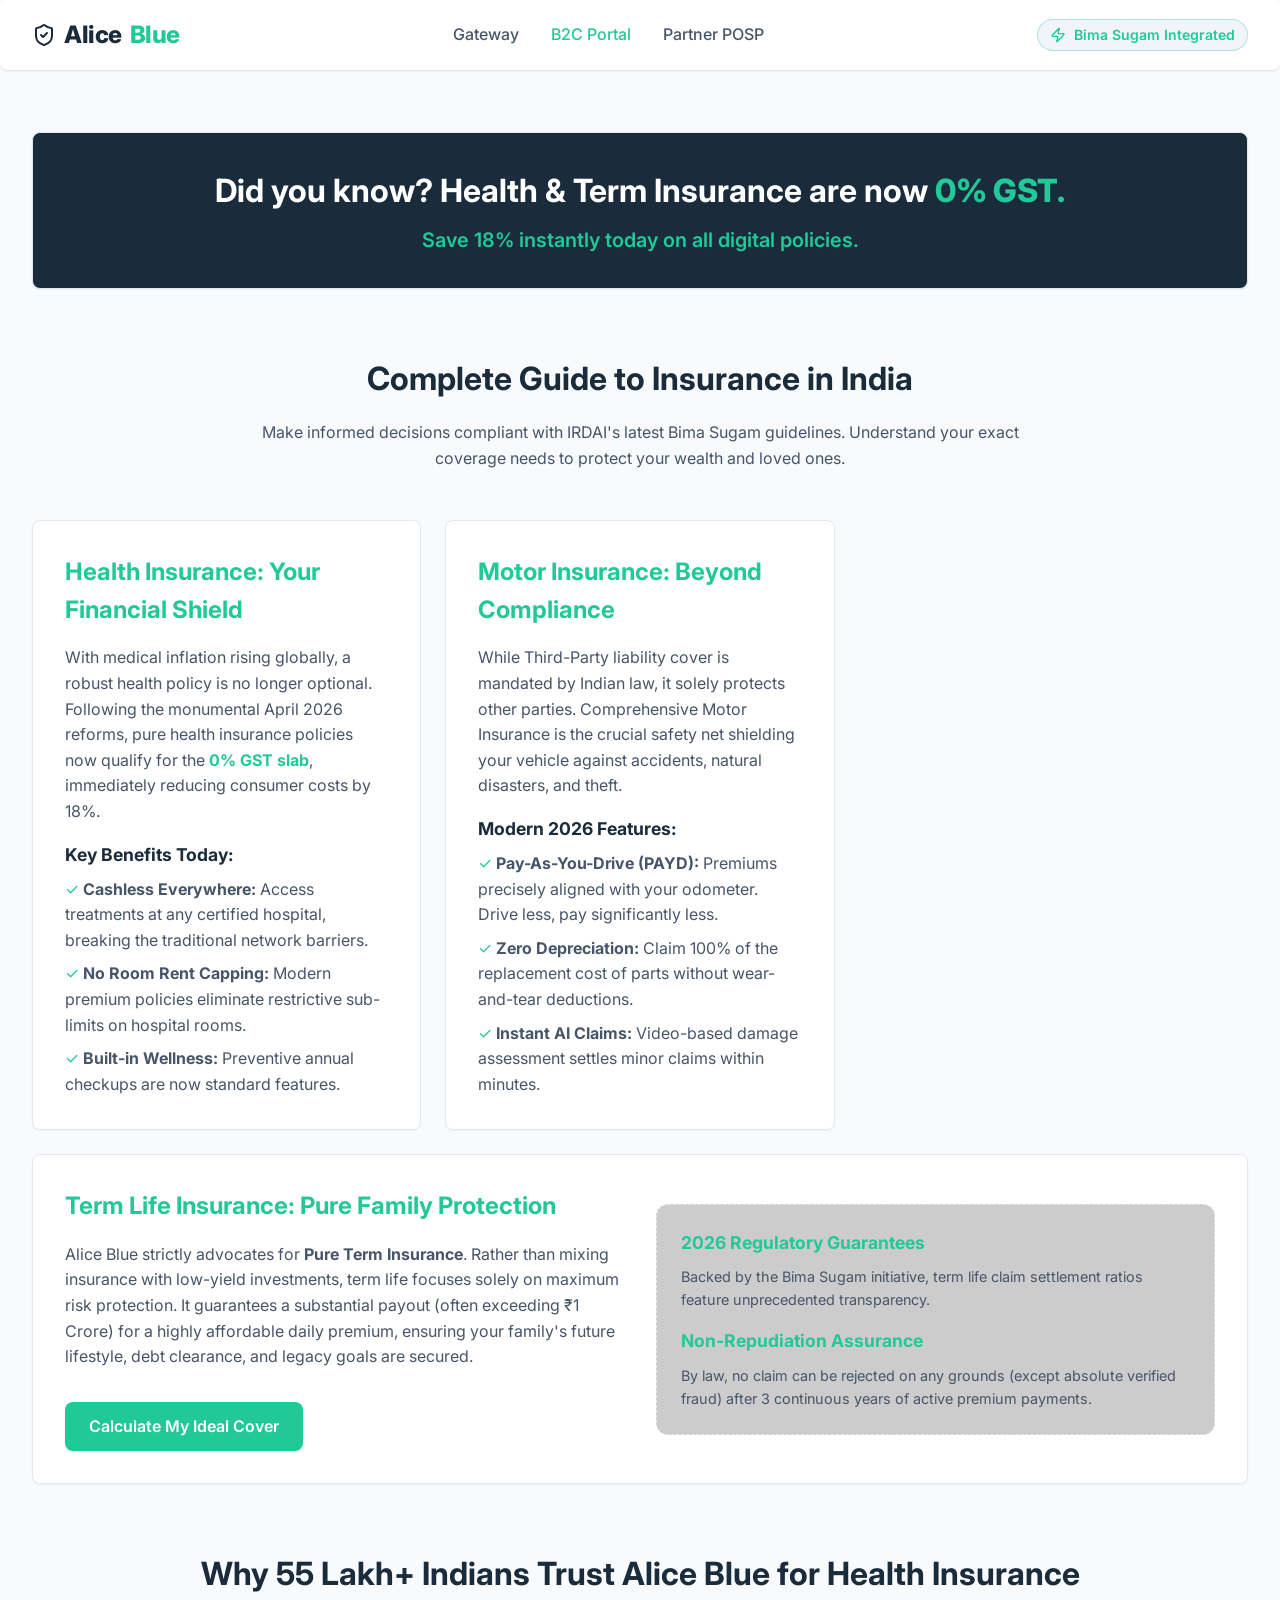
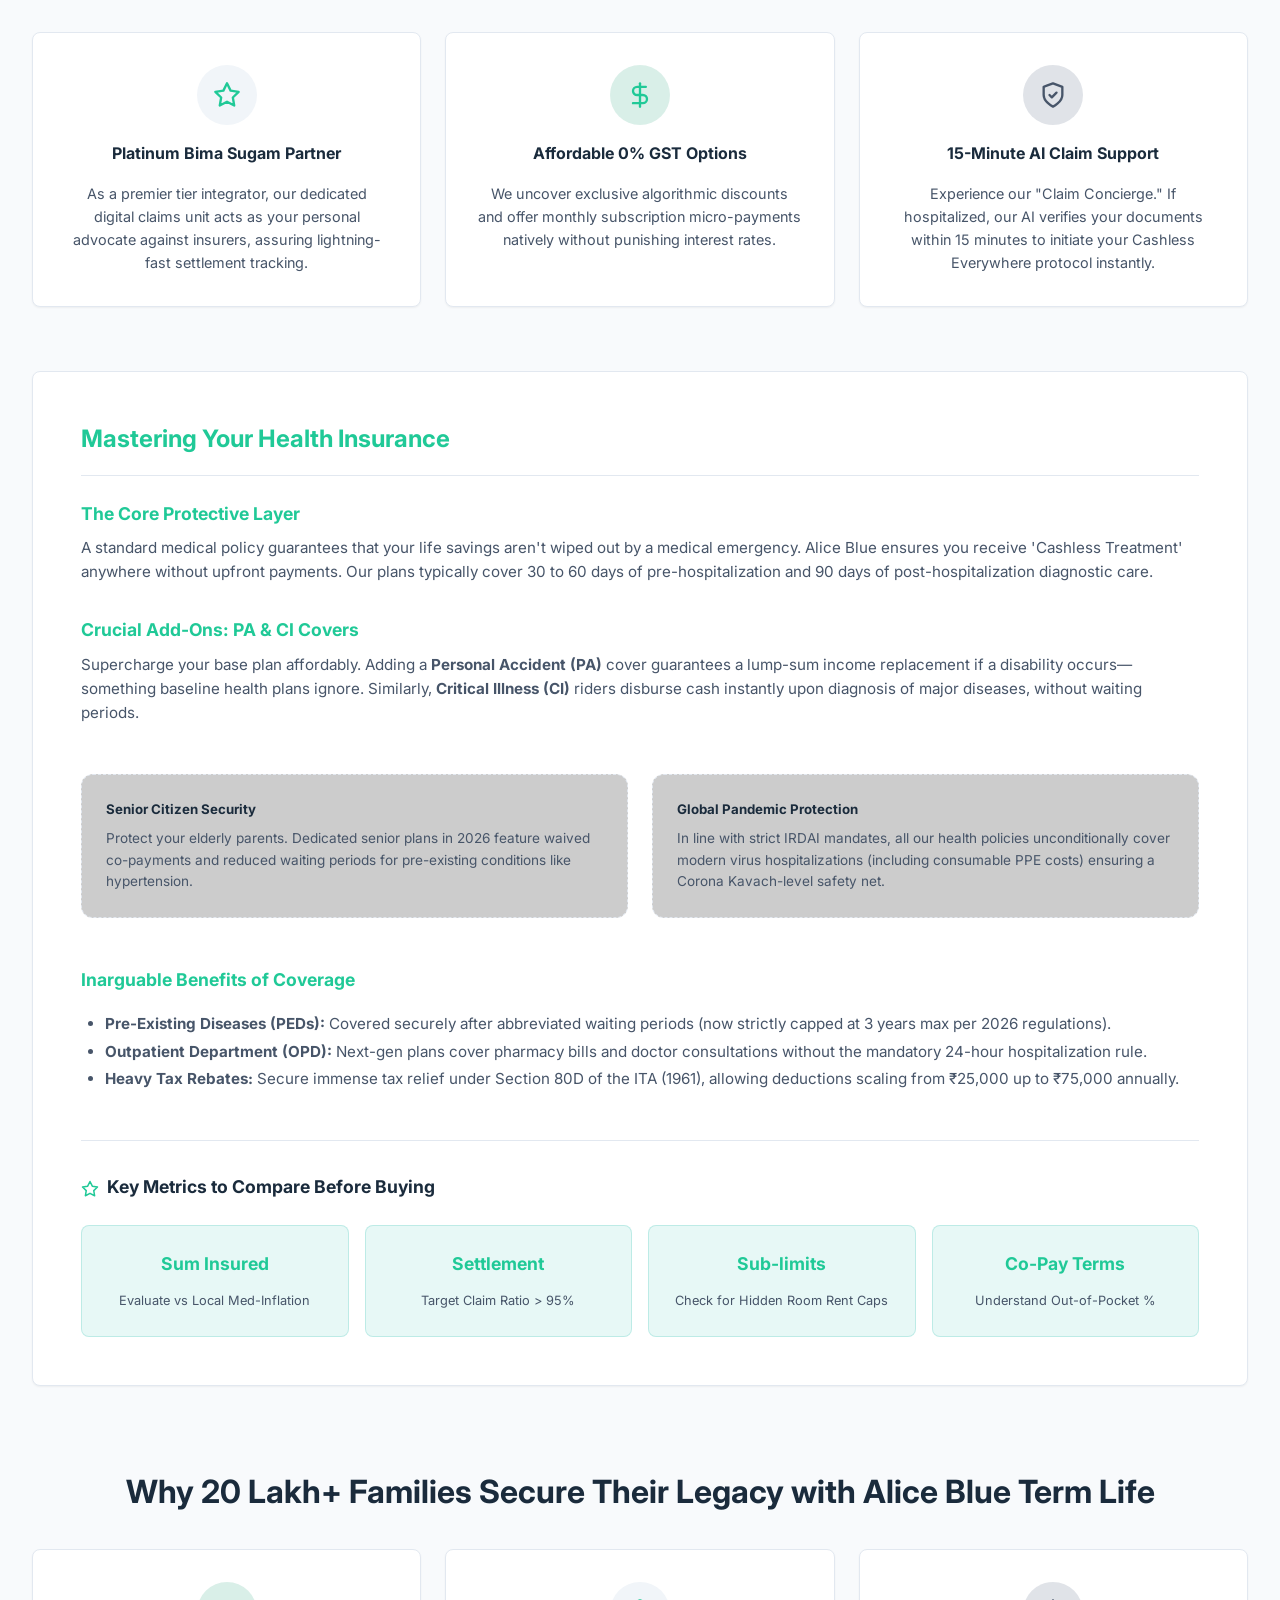
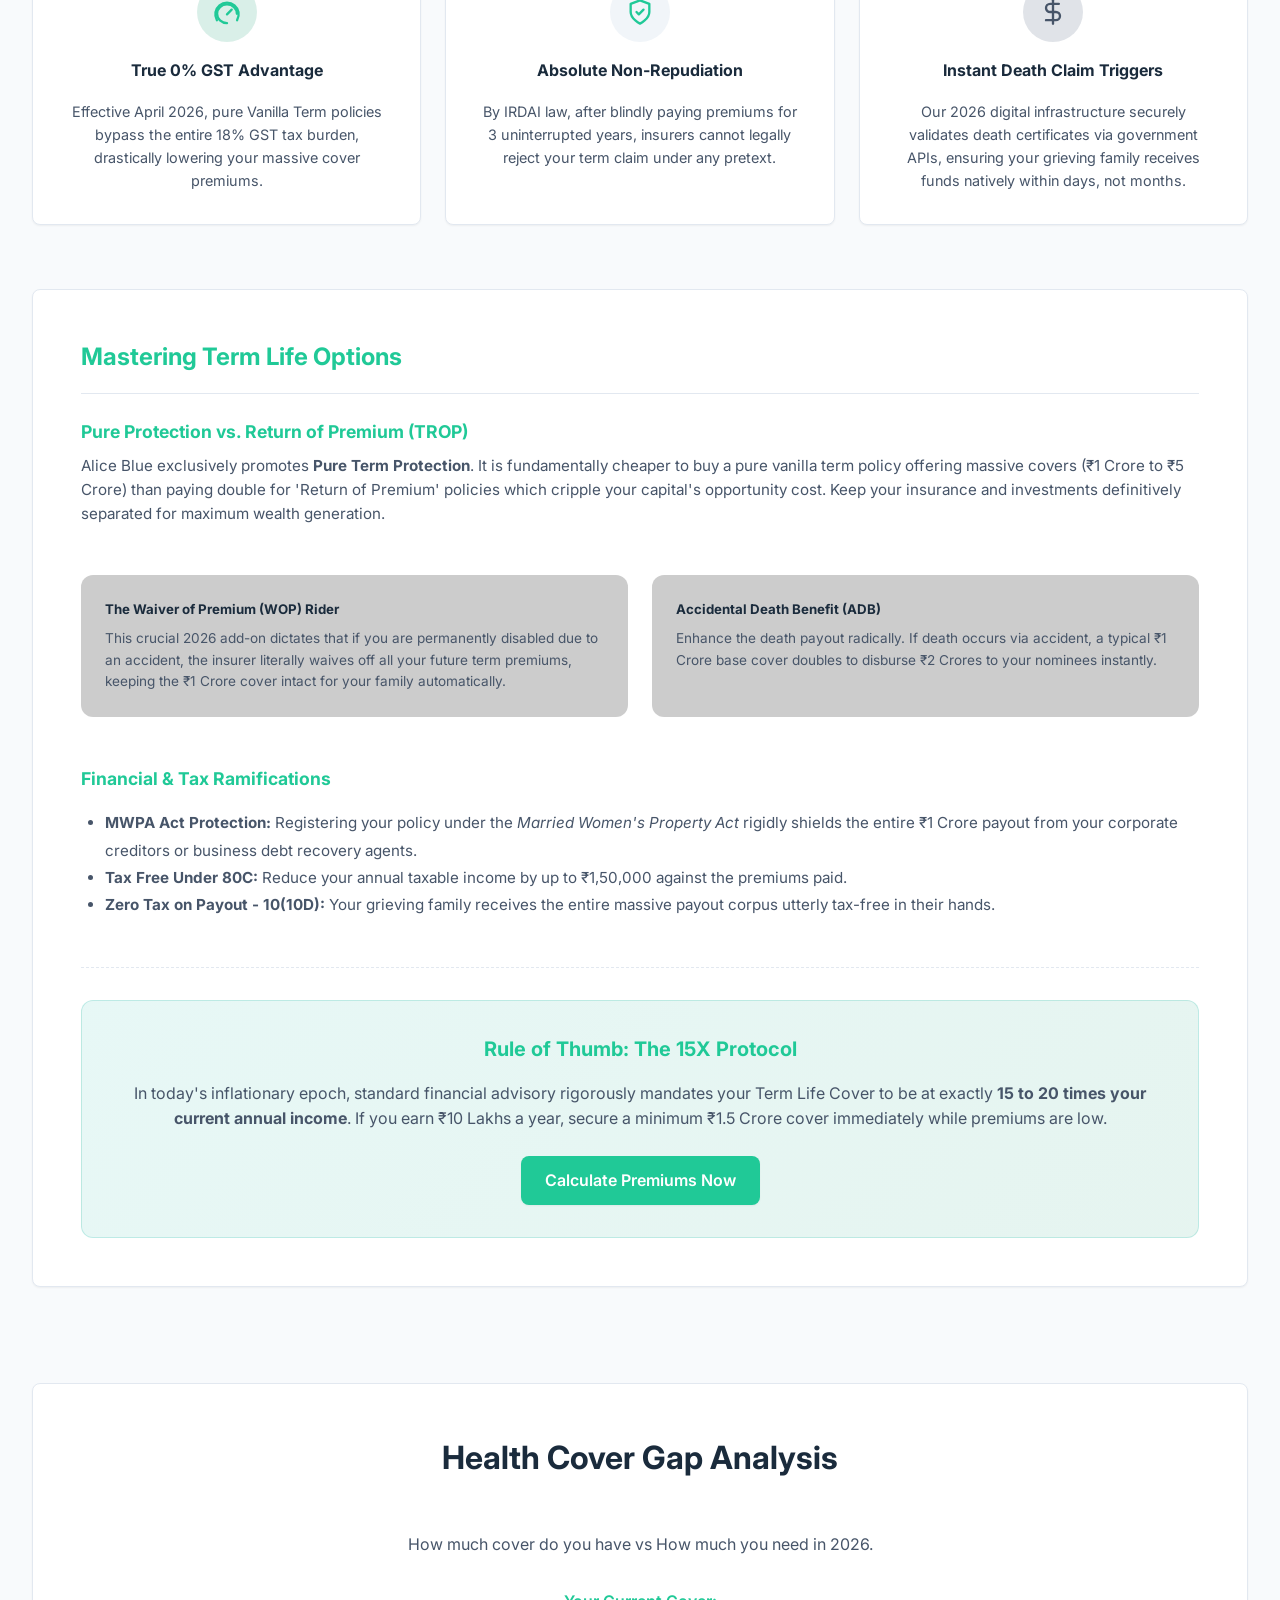
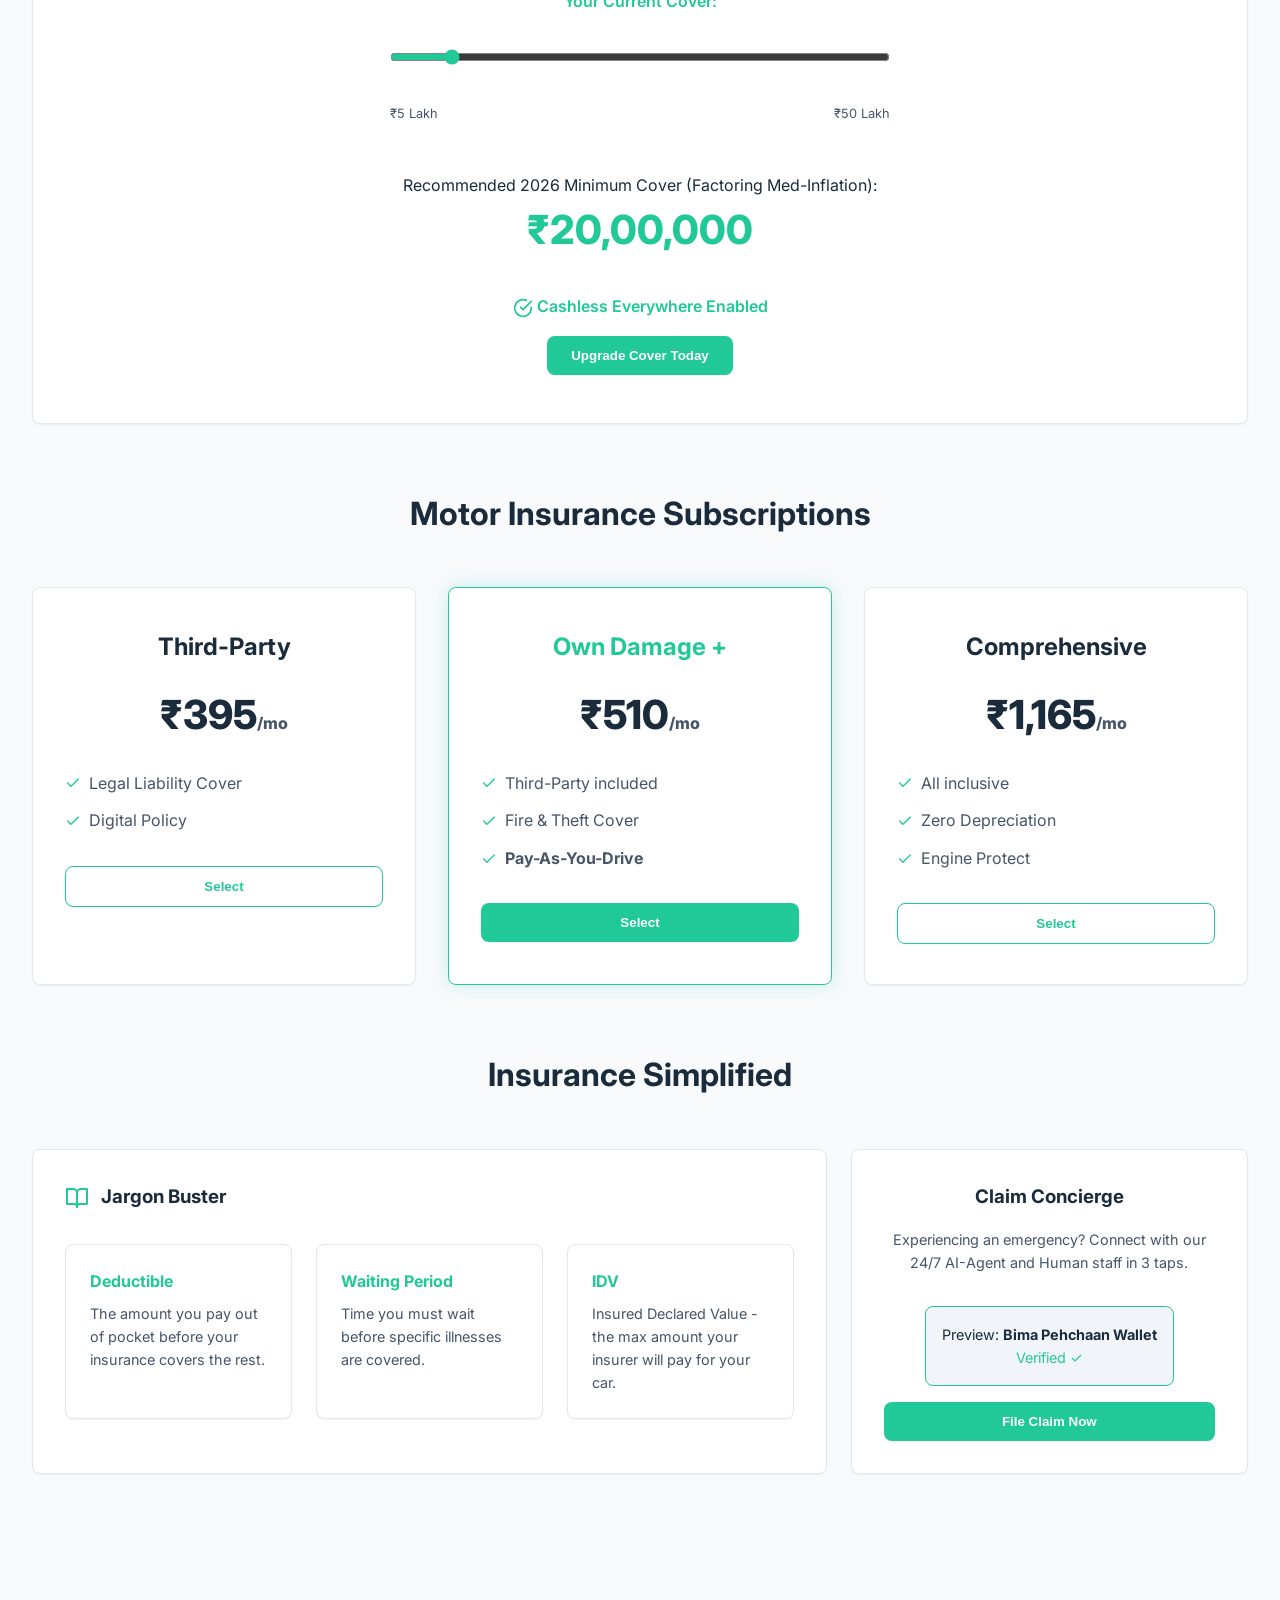
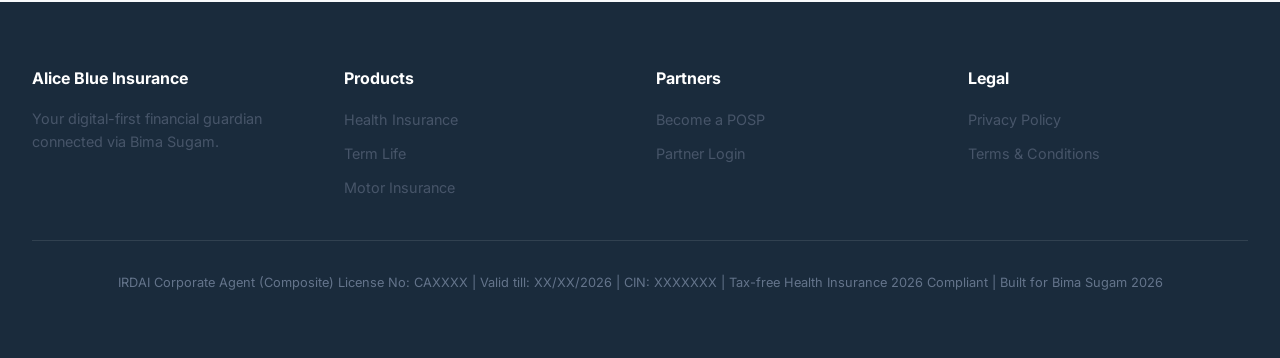
<file: b2c.html>
<!DOCTYPE html>
<html lang="en">

<head>
  <meta charset="UTF-8">
  <meta name="viewport" content="width=device-width, initial-scale=1.0">
  <title>B2C Portal | Tax-free Health Insurance 2026</title>
  <link rel="stylesheet" href="styles.css">
</head>

<body>

  <!-- Sticky Glass Header -->
  <header class="header glass-panel">
    <div class="container">
      <div class="logo">
        <svg xmlns="http://www.w3.org/2000/svg" width="24" height="24" viewBox="0 0 24 24" fill="none"
          stroke="currentColor" stroke-width="2" stroke-linecap="round" stroke-linejoin="round"
          class="lucide lucide-shield-check">
          <path
            d="M20 13c0 5-3.5 7.5-7.66 8.95a1 1 0 0 1-.67-.01C7.5 20.5 4 18 4 13V6a1 1 0 0 1 1-1c2 0 4.5-1.2 6.24-2.72a1.17 1.17 0 0 1 1.52 0C14.51 3.81 17 5 19 5a1 1 0 0 1 1 1z" />
          <path d="m9 12 2 2 4-4" />
        </svg>
        Alice<span>Blue</span>
      </div>
      <nav class="nav-links">
        <a href="index.html">Gateway</a>
        <a href="b2c.html" class="active">B2C Portal</a>
        <a href="b2b.html">Partner POSP</a>
      </nav>
      <div class="bima-sugam-badge">
        <svg xmlns="http://www.w3.org/2000/svg" width="16" height="16" viewBox="0 0 24 24" fill="none"
          stroke="currentColor" stroke-width="2" stroke-linecap="round" stroke-linejoin="round"
          class="lucide lucide-zap">
          <path
            d="M4 14a1 1 0 0 1-.78-1.63l9.9-10.2a.5.5 0 0 1 .86.46l-1.92 6.02A1 1 0 0 0 13 10h7a1 1 0 0 1 .78 1.63l-9.9 10.2a.5.5 0 0 1-.86-.46l1.92-6.02A1 1 0 0 0 11 14z" />
        </svg>
        Bima Sugam Integrated
      </div>
    </div>
  </header>

  <!-- Main Content B2C -->
  <main class="main-content">
    <div class="container animate-fade-in">

      <!-- Awareness Banner -->
      <section class="awareness-banner">
        <h2>Did you know? Health & Term Insurance are now <span
            style="color: var(--emerald-green); font-weight: 800;">0% GST.</span></h2>
        <p>Save 18% instantly today on all digital policies.</p>
      </section>

      <!-- Educational Hub (SEO Optimized) -->
      <section class="educational-hub delay-150 animate-fade-in" style="margin-bottom: 4rem;">
        <header style="text-align: center; margin-bottom: 3rem;">
          <h1 class="section-title" style="margin-bottom: 1rem;">Complete Guide to Insurance in India</h1>
          <p style="color: var(--text-secondary); max-width: 800px; margin: 0 auto;">Make informed decisions compliant
            with IRDAI's latest Bima Sugam guidelines. Understand your exact coverage needs to protect your wealth and
            loved ones.</p>
        </header>

        <div class="bento-grid">
          <!-- Health Insurance -->
          <article class="glass-panel bento-box">
            <h2 style="color: var(--electric-teal); margin-bottom: 1rem;">Health Insurance: Your Financial Shield</h2>
            <p style="color: var(--text-secondary); margin-bottom: 1rem;">With medical inflation rising globally, a
              robust health policy is no longer optional. Following the monumental April 2026 reforms, pure health
              insurance policies now qualify for the <strong style="color: var(--emerald-green);">0% GST slab</strong>,
              immediately reducing consumer costs by 18%.</p>
            <h3 style="font-size: 1.1rem; color: var(--white); margin-bottom: 0.5rem;">Key Benefits Today:</h3>
            <ul style="color: var(--text-secondary); list-style-type: none; margin-left: 0;">
              <li style="margin-bottom: 0.5rem;"><span style="color: var(--emerald-green);">✓</span> <strong>Cashless
                  Everywhere:</strong> Access treatments at any certified hospital, breaking the traditional network
                barriers.</li>
              <li style="margin-bottom: 0.5rem;"><span style="color: var(--emerald-green);">✓</span> <strong>No Room
                  Rent Capping:</strong> Modern premium policies eliminate restrictive sub-limits on hospital rooms.
              </li>
              <li><span style="color: var(--emerald-green);">✓</span> <strong>Built-in Wellness:</strong> Preventive
                annual checkups are now standard features.</li>
            </ul>
          </article>

          <!-- Motor Insurance -->
          <article class="glass-panel bento-box">
            <h2 style="color: var(--electric-teal); margin-bottom: 1rem;">Motor Insurance: Beyond Compliance</h2>
            <p style="color: var(--text-secondary); margin-bottom: 1rem;">While Third-Party liability cover is mandated
              by Indian law, it solely protects other parties. Comprehensive Motor Insurance is the crucial safety net
              shielding your vehicle against accidents, natural disasters, and theft.</p>
            <h3 style="font-size: 1.1rem; color: var(--white); margin-bottom: 0.5rem;">Modern 2026 Features:</h3>
            <ul style="color: var(--text-secondary); list-style-type: none; margin-left: 0;">
              <li style="margin-bottom: 0.5rem;"><span style="color: var(--emerald-green);">✓</span>
                <strong>Pay-As-You-Drive (PAYD):</strong> Premiums precisely aligned with your odometer. Drive less, pay
                significantly less.
              </li>
              <li style="margin-bottom: 0.5rem;"><span style="color: var(--emerald-green);">✓</span> <strong>Zero
                  Depreciation:</strong> Claim 100% of the replacement cost of parts without wear-and-tear deductions.
              </li>
              <li><span style="color: var(--emerald-green);">✓</span> <strong>Instant AI Claims:</strong> Video-based
                damage assessment settles minor claims within minutes.</li>
            </ul>
          </article>

          <!-- Term Life Insurance -->
          <article class="glass-panel bento-box"
            style="grid-column: 1 / -1; display: grid; grid-template-columns: 1fr 1fr; gap: 2rem; align-items: center;">
            <div>
              <h2 style="color: var(--electric-teal); margin-bottom: 1rem;">Term Life Insurance: Pure Family Protection
              </h2>
              <p style="color: var(--text-secondary); margin-bottom: 1rem;">Alice Blue strictly advocates for
                <strong>Pure Term Insurance</strong>. Rather than mixing insurance with low-yield investments, term life
                focuses solely on maximum risk protection. It guarantees a substantial payout (often exceeding ₹1 Crore)
                for a highly affordable daily premium, ensuring your family's future lifestyle, debt clearance, and
                legacy goals are secured.
              </p>
              <a href="#" class="btn btn-primary" style="margin-top: 1rem;">Calculate My Ideal Cover</a>
            </div>
            <div
              style="background: rgba(0,0,0,0.2); padding: 1.5rem; border-radius: 12px; border: 1px dashed var(--glass-border);">
              <h3 style="font-size: 1.1rem; color: var(--emerald-green); margin-bottom: 0.5rem;">2026 Regulatory
                Guarantees</h3>
              <p style="color: var(--text-secondary); font-size: 0.9rem; margin-bottom: 1rem;">Backed by the Bima Sugam
                initiative, term life claim settlement ratios feature unprecedented transparency.</p>
              <h3 style="font-size: 1.1rem; color: var(--emerald-green); margin-bottom: 0.5rem;">Non-Repudiation
                Assurance</h3>
              <p style="color: var(--text-secondary); font-size: 0.9rem;">By law, no claim can be rejected on any
                grounds (except absolute verified fraud) after 3 continuous years of active premium payments.</p>
            </div>
          </article>
        </div>
      </section>
      <!-- Comprehensive Health Guide -->
      <section class="health-deep-dive animate-fade-in delay-200" style="margin-bottom: 5rem;">
        <h2 class="section-title" style="margin-bottom: 2rem;">Why 55 Lakh+ Indians Trust Alice Blue for Health
          Insurance</h2>

        <!-- Trust Pillars -->
        <div class="bento-grid" style="margin-bottom: 4rem;">
          <div class="glass-panel bento-box" style="text-align: center;">
            <div
              style="width: 60px; height: 60px; background: var(--badge-bg); border-radius: 50%; display: flex; align-items: center; justify-content: center; margin: 0 auto 1rem auto;">
              <svg xmlns="http://www.w3.org/2000/svg" width="28" height="28" viewBox="0 0 24 24" fill="none"
                stroke="var(--electric-teal)" stroke-width="2" stroke-linecap="round" stroke-linejoin="round">
                <polygon
                  points="12 2 15.09 8.26 22 9.27 17 14.14 18.18 21.02 12 17.77 5.82 21.02 7 14.14 2 9.27 8.91 8.26 12 2" />
              </svg>
            </div>
            <h4 style="color: var(--white); margin-bottom: 1rem;">Platinum Bima Sugam Partner</h4>
            <p style="color: var(--text-secondary); font-size: 0.9rem;">As a premier tier integrator, our dedicated
              digital claims unit acts as your personal advocate against insurers, assuring lightning-fast settlement
              tracking.</p>
          </div>
          <div class="glass-panel bento-box" style="text-align: center;">
            <div
              style="width: 60px; height: 60px; background: rgba(5, 150, 105, 0.15); border-radius: 50%; display: flex; align-items: center; justify-content: center; margin: 0 auto 1rem auto;">
              <svg xmlns="http://www.w3.org/2000/svg" width="28" height="28" viewBox="0 0 24 24" fill="none"
                stroke="var(--emerald-green)" stroke-width="2" stroke-linecap="round" stroke-linejoin="round">
                <path d="M12 2v20" />
                <path d="M17 5H9.5a3.5 3.5 0 0 0 0 7h5a3.5 3.5 0 0 1 0 7H6" />
              </svg>
            </div>
            <h4 style="color: var(--white); margin-bottom: 1rem;">Affordable 0% GST Options</h4>
            <p style="color: var(--text-secondary); font-size: 0.9rem;">We uncover exclusive algorithmic discounts and
              offer monthly subscription micro-payments natively without punishing interest rates.</p>
          </div>
          <div class="glass-panel bento-box" style="text-align: center;">
            <div
              style="width: 60px; height: 60px; background: rgba(100, 116, 139, 0.2); border-radius: 50%; display: flex; align-items: center; justify-content: center; margin: 0 auto 1rem auto;">
              <svg xmlns="http://www.w3.org/2000/svg" width="28" height="28" viewBox="0 0 24 24" fill="none"
                stroke="var(--text-secondary)" stroke-width="2" stroke-linecap="round" stroke-linejoin="round">
                <path d="M12 22s8-4 8-10V5l-8-3-8 3v7c0 6 8 10 8 10z" />
                <path d="m9 12 2 2 4-4" />
              </svg>
            </div>
            <h4 style="color: var(--white); margin-bottom: 1rem;">15-Minute AI Claim Support</h4>
            <p style="color: var(--text-secondary); font-size: 0.9rem;">Experience our "Claim Concierge." If
              hospitalized, our AI verifies your documents within 15 minutes to initiate your Cashless Everywhere
              protocol instantly.</p>
          </div>
        </div>

        <!-- Comprehensive Details -->
        <article class="glass-panel" style="padding: 3rem;">
          <h3
            style="color: var(--electric-teal); font-size: 1.5rem; margin-bottom: 1.5rem; border-bottom: 1px solid var(--glass-border); padding-bottom: 1rem;">
            Mastering Your Health Insurance</h3>

          <div style="display: grid; gap: 2rem;">
            <div>
              <h4 style="color: var(--emerald-green); margin-bottom: 0.5rem; font-size: 1.1rem;">The Core Protective
                Layer</h4>
              <p style="color: var(--text-secondary); font-size: 0.95rem;">A standard medical policy guarantees that
                your life savings aren't wiped out by a medical emergency. Alice Blue ensures you receive 'Cashless
                Treatment' anywhere without upfront payments. Our plans typically cover 30 to 60 days of
                pre-hospitalization and 90 days of post-hospitalization diagnostic care.</p>
            </div>

            <div>
              <h4 style="color: var(--emerald-green); margin-bottom: 0.5rem; font-size: 1.1rem;">Crucial Add-Ons: PA &
                CI Covers</h4>
              <p style="color: var(--text-secondary); font-size: 0.95rem;">Supercharge your base plan affordably. Adding
                a <strong>Personal Accident (PA)</strong> cover guarantees a lump-sum income replacement if a disability
                occurs—something baseline health plans ignore. Similarly, <strong>Critical Illness (CI)</strong> riders
                disburse cash instantly upon diagnosis of major diseases, without waiting periods.</p>
            </div>

            <div
              style="display: grid; grid-template-columns: repeat(auto-fit, minmax(300px, 1fr)); gap: 1.5rem; margin-top: 1rem;">
              <div
                style="background: rgba(0,0,0,0.2); padding: 1.5rem; border-radius: 12px; border: 1px dashed var(--glass-border);">
                <h5 style="color: var(--white); margin-bottom: 0.5rem;">Senior Citizen Security</h5>
                <p style="color: var(--text-secondary); font-size: 0.85rem;">Protect your elderly parents. Dedicated
                  senior plans in 2026 feature waived co-payments and reduced waiting periods for pre-existing
                  conditions like hypertension.</p>
              </div>
              <div
                style="background: rgba(0,0,0,0.2); padding: 1.5rem; border-radius: 12px; border: 1px dashed var(--glass-border);">
                <h5 style="color: var(--white); margin-bottom: 0.5rem;">Global Pandemic Protection</h5>
                <p style="color: var(--text-secondary); font-size: 0.85rem;">In line with strict IRDAI mandates, all our
                  health policies unconditionally cover modern virus hospitalizations (including consumable PPE costs)
                  ensuring a Corona Kavach-level safety net.</p>
              </div>
            </div>

            <div style="margin-top: 1rem;">
              <h4 style="color: var(--emerald-green); margin-bottom: 1rem; font-size: 1.1rem;">Inarguable Benefits of
                Coverage</h4>
              <ul
                style="color: var(--text-secondary); font-size: 0.95rem; list-style-type: disc; margin-left: 1.5rem; line-height: 1.8;">
                <li><strong>Pre-Existing Diseases (PEDs):</strong> Covered securely after abbreviated waiting periods
                  (now strictly capped at 3 years max per 2026 regulations).</li>
                <li><strong>Outpatient Department (OPD):</strong> Next-gen plans cover pharmacy bills and doctor
                  consultations without the mandatory 24-hour hospitalization rule.</li>
                <li><strong>Heavy Tax Rebates:</strong> Secure immense tax relief under Section 80D of the ITA (1961),
                  allowing deductions scaling from ₹25,000 up to ₹75,000 annually.</li>
              </ul>
            </div>

            <div style="margin-top: 1rem; border-top: 1px solid var(--glass-border); padding-top: 2rem;">
              <h4 style="color: var(--white); margin-bottom: 1.5rem; font-size: 1.1rem;"><svg
                  xmlns="http://www.w3.org/2000/svg" width="18" height="18" viewBox="0 0 24 24" fill="none"
                  stroke="var(--electric-teal)" stroke-width="2" stroke-linecap="round" stroke-linejoin="round"
                  style="vertical-align: sub; margin-right: 8px;">
                  <polygon
                    points="12 2 15.09 8.26 22 9.27 17 14.14 18.18 21.02 12 17.77 5.82 21.02 7 14.14 2 9.27 8.91 8.26 12 2" />
                </svg>Key Metrics to Compare Before Buying</h4>
              <div style="display: grid; grid-template-columns: repeat(auto-fit, minmax(150px, 1fr)); gap: 1rem;">
                <div
                  style="background: rgba(20, 184, 166, 0.1); padding: 1.5rem 1rem; border-radius: 8px; text-align: center; border: 1px solid rgba(20, 184, 166, 0.2);">
                  <strong
                    style="color: var(--electric-teal); display: block; font-size: 1.1rem; margin-bottom: 0.5rem;">Sum
                    Insured</strong>
                  <span style="color: var(--text-secondary); font-size: 0.8rem;">Evaluate vs Local Med-Inflation</span>
                </div>
                <div
                  style="background: rgba(20, 184, 166, 0.1); padding: 1.5rem 1rem; border-radius: 8px; text-align: center; border: 1px solid rgba(20, 184, 166, 0.2);">
                  <strong
                    style="color: var(--electric-teal); display: block; font-size: 1.1rem; margin-bottom: 0.5rem;">Settlement</strong>
                  <span style="color: var(--text-secondary); font-size: 0.8rem;">Target Claim Ratio > 95%</span>
                </div>
                <div
                  style="background: rgba(20, 184, 166, 0.1); padding: 1.5rem 1rem; border-radius: 8px; text-align: center; border: 1px solid rgba(20, 184, 166, 0.2);">
                  <strong
                    style="color: var(--electric-teal); display: block; font-size: 1.1rem; margin-bottom: 0.5rem;">Sub-limits</strong>
                  <span style="color: var(--text-secondary); font-size: 0.8rem;">Check for Hidden Room Rent Caps</span>
                </div>
                <div
                  style="background: rgba(20, 184, 166, 0.1); padding: 1.5rem 1rem; border-radius: 8px; text-align: center; border: 1px solid rgba(20, 184, 166, 0.2);">
                  <strong
                    style="color: var(--electric-teal); display: block; font-size: 1.1rem; margin-bottom: 0.5rem;">Co-Pay
                    Terms</strong>
                  <span style="color: var(--text-secondary); font-size: 0.8rem;">Understand Out-of-Pocket %</span>
                </div>
              </div>
            </div>

          </div>
        </article>
      </section>
      </section>

      <!-- Comprehensive Term Life Guide -->
      <section class="term-deep-dive animate-fade-in delay-300" style="margin-bottom: 6rem;">
        <h2 class="section-title" style="margin-bottom: 2rem;">Why 20 Lakh+ Families Secure Their Legacy with Alice Blue
          Term Life</h2>

        <!-- Trust Pillars -->
        <div class="bento-grid" style="margin-bottom: 4rem;">
          <div class="glass-panel bento-box" style="text-align: center;">
            <div
              style="width: 60px; height: 60px; background: rgba(5, 150, 105, 0.15); border-radius: 50%; display: flex; align-items: center; justify-content: center; margin: 0 auto 1rem auto;">
              <svg xmlns="http://www.w3.org/2000/svg" width="28" height="28" viewBox="0 0 24 24" fill="none"
                stroke="var(--emerald-green)" stroke-width="2" stroke-linecap="round" stroke-linejoin="round">
                <path d="m12 14 4-4" />
                <path d="M3.34 19a10 10 0 1 1 17.32 0" />
                <path d="M12 21.5c-4.66 0-8.5-3.5-8.5-8s3.84-8 8.5-8 8.5 3.5 8.5 8" />
              </svg>
            </div>
            <h4 style="color: var(--white); margin-bottom: 1rem;">True 0% GST Advantage</h4>
            <p style="color: var(--text-secondary); font-size: 0.9rem;">Effective April 2026, pure Vanilla Term policies
              bypass the entire 18% GST tax burden, drastically lowering your massive cover premiums.</p>
          </div>
          <div class="glass-panel bento-box" style="text-align: center;">
            <div
              style="width: 60px; height: 60px; background: var(--badge-bg); border-radius: 50%; display: flex; align-items: center; justify-content: center; margin: 0 auto 1rem auto;">
              <svg xmlns="http://www.w3.org/2000/svg" width="28" height="28" viewBox="0 0 24 24" fill="none"
                stroke="var(--electric-teal)" stroke-width="2" stroke-linecap="round" stroke-linejoin="round">
                <path d="M12 22s8-4 8-10V5l-8-3-8 3v7c0 6 8 10 8 10z" />
                <path d="m9 12 2 2 4-4" />
              </svg>
            </div>
            <h4 style="color: var(--white); margin-bottom: 1rem;">Absolute Non-Repudiation</h4>
            <p style="color: var(--text-secondary); font-size: 0.9rem;">By IRDAI law, after blindly paying premiums for
              3 uninterrupted years, insurers cannot legally reject your term claim under any pretext.</p>
          </div>
          <div class="glass-panel bento-box" style="text-align: center;">
            <div
              style="width: 60px; height: 60px; background: rgba(100, 116, 139, 0.2); border-radius: 50%; display: flex; align-items: center; justify-content: center; margin: 0 auto 1rem auto;">
              <svg xmlns="http://www.w3.org/2000/svg" width="28" height="28" viewBox="0 0 24 24" fill="none"
                stroke="var(--text-secondary)" stroke-width="2" stroke-linecap="round" stroke-linejoin="round">
                <line x1="12" x2="12" y1="2" y2="22" />
                <path d="M17 5H9.5a3.5 3.5 0 0 0 0 7h5a3.5 3.5 0 0 1 0 7H6" />
              </svg>
            </div>
            <h4 style="color: var(--white); margin-bottom: 1rem;">Instant Death Claim Triggers</h4>
            <p style="color: var(--text-secondary); font-size: 0.9rem;">Our 2026 digital infrastructure securely
              validates death certificates via government APIs, ensuring your grieving family receives funds natively
              within days, not months.</p>
          </div>
        </div>

        <!-- Comprehensive Details -->
        <article class="glass-panel" style="padding: 3rem;">
          <h3
            style="color: var(--electric-teal); font-size: 1.5rem; margin-bottom: 1.5rem; border-bottom: 1px solid var(--glass-border); padding-bottom: 1rem;">
            Mastering Term Life Options</h3>

          <div style="display: grid; gap: 2rem;">
            <div>
              <h4 style="color: var(--emerald-green); margin-bottom: 0.5rem; font-size: 1.1rem;">Pure Protection vs.
                Return of Premium (TROP)</h4>
              <p style="color: var(--text-secondary); font-size: 0.95rem;">Alice Blue exclusively promotes <strong>Pure
                  Term Protection</strong>. It is fundamentally cheaper to buy a pure vanilla term policy offering
                massive covers (₹1 Crore to ₹5 Crore) than paying double for 'Return of Premium' policies which cripple
                your capital's opportunity cost. Keep your insurance and investments definitively separated for maximum
                wealth generation.</p>
            </div>

            <div
              style="display: grid; grid-template-columns: repeat(auto-fit, minmax(300px, 1fr)); gap: 1.5rem; margin-top: 1rem;">
              <div style="background: rgba(0,0,0,0.2); padding: 1.5rem; border-radius: 12px;">
                <h5 style="color: var(--white); margin-bottom: 0.5rem;">The Waiver of Premium (WOP) Rider</h5>
                <p style="color: var(--text-secondary); font-size: 0.85rem;">This crucial 2026 add-on dictates that if
                  you are permanently disabled due to an accident, the insurer literally waives off all your future term
                  premiums, keeping the ₹1 Crore cover intact for your family automatically.</p>
              </div>
              <div style="background: rgba(0,0,0,0.2); padding: 1.5rem; border-radius: 12px;">
                <h5 style="color: var(--white); margin-bottom: 0.5rem;">Accidental Death Benefit (ADB)</h5>
                <p style="color: var(--text-secondary); font-size: 0.85rem;">Enhance the death payout radically. If
                  death occurs via accident, a typical ₹1 Crore base cover doubles to disburse ₹2 Crores to your
                  nominees instantly.</p>
              </div>
            </div>

            <div style="margin-top: 1rem;">
              <h4 style="color: var(--emerald-green); margin-bottom: 1rem; font-size: 1.1rem;">Financial & Tax
                Ramifications</h4>
              <ul
                style="color: var(--text-secondary); font-size: 0.95rem; list-style-type: disc; margin-left: 1.5rem; line-height: 1.8;">
                <li><strong>MWPA Act Protection:</strong> Registering your policy under the <em>Married Women's Property
                    Act</em> rigidly shields the entire ₹1 Crore payout from your corporate creditors or business debt
                  recovery agents.</li>
                <li><strong>Tax Free Under 80C:</strong> Reduce your annual taxable income by up to ₹1,50,000 against
                  the premiums paid.</li>
                <li><strong>Zero Tax on Payout - 10(10D):</strong> Your grieving family receives the entire massive
                  payout corpus utterly tax-free in their hands.</li>
              </ul>
            </div>

            <div style="margin-top: 1rem; border-top: 1px dashed var(--glass-border); padding-top: 2rem;">
              <div
                style="background: linear-gradient(135deg, rgba(20, 184, 166, 0.1), rgba(5, 150, 105, 0.1)); padding: 2rem; border-radius: 12px; border: 1px solid rgba(20, 184, 166, 0.2); text-align: center;">
                <h4 style="color: var(--electric-teal); margin-bottom: 1rem; font-size: 1.25rem;">Rule of Thumb: The 15X
                  Protocol</h4>
                <p style="color: var(--text-secondary);">In today's inflationary epoch, standard financial advisory
                  rigorously mandates your Term Life Cover to be at exactly <strong>15 to 20 times your current annual
                    income</strong>. If you earn ₹10 Lakhs a year, secure a minimum ₹1.5 Crore cover immediately while
                  premiums are low.</p>
                <a href="#" class="btn btn-primary" style="margin-top: 1.5rem;">Calculate Premiums Now</a>
              </div>
            </div>

          </div>
        </article>
      </section>

      <!-- Educational Content / Gap Analysis -->
      <section class="gap-widget glass-panel delay-100 animate-fade-in">
        <h2 class="section-title">Health Cover Gap Analysis</h2>
        <p style="color: var(--text-secondary);">How much cover do you have vs How much you need in 2026.</p>

        <form oninput="result.value='₹' + (slider.value * 2) + ',00,000'" style="margin-top: 2rem;">
          <label for="slider"
            style="display: block; margin-bottom: 1rem; color: var(--electric-teal); font-weight: 600;">Your Current
            Cover:</label>
          <div class="range-slider">
            <!-- Basic HTML visual slider representing cover -->
            <input type="range" id="slider" min="5" max="50" value="10" step="5" style="width: 100%;">
          </div>
          <div
            style="display: flex; justify-content: space-between; max-width: 500px; margin: 0 auto; color: var(--text-secondary); font-size: 0.8rem;">
            <span>₹5 Lakh</span>
            <span>₹50 Lakh</span>
          </div>

          <div style="margin-top: 3rem;">
            <p>Recommended 2026 Minimum Cover (Factoring Med-Inflation):</p>
            <!-- Using pure HTML output element tied to form oninput for simple visual interactivity -->
            <output name="result" class="calc-result" for="slider">₹20,00,000</output>
          </div>

          <div style="margin-top: 2rem;">
            <p style="color: var(--emerald-green); font-weight: 600; margin-bottom: 1rem;">
              <svg xmlns="http://www.w3.org/2000/svg" width="20" height="20" viewBox="0 0 24 24" fill="none"
                stroke="currentColor" stroke-width="2" stroke-linecap="round" stroke-linejoin="round"
                style="vertical-align: middle;">
                <path d="M22 11.08V12a10 10 0 1 1-5.93-9.14" />
                <polyline points="22 4 12 14.01 9 11.01" />
              </svg>
              Cashless Everywhere Enabled
            </p>
            <button type="button" class="btn btn-primary">Upgrade Cover Today</button>
          </div>
        </form>
      </section>

      <!-- Motor Pricing Table -->
      <section class="delay-200 animate-fade-in">
        <h2 class="section-title">Motor Insurance Subscriptions</h2>
        <div class="pricing-table">
          <div class="pricing-card glass-panel bento-box">
            <h3>Third-Party</h3>
            <div class="price">₹395<span>/mo</span></div>
            <ul>
              <li><svg xmlns="http://www.w3.org/2000/svg" width="16" height="16" viewBox="0 0 24 24" fill="none"
                  stroke="var(--electric-teal)" stroke-width="2" stroke-linecap="round" stroke-linejoin="round">
                  <polyline points="20 6 9 17 4 12" />
                </svg> Legal Liability Cover</li>
              <li><svg xmlns="http://www.w3.org/2000/svg" width="16" height="16" viewBox="0 0 24 24" fill="none"
                  stroke="var(--electric-teal)" stroke-width="2" stroke-linecap="round" stroke-linejoin="round">
                  <polyline points="20 6 9 17 4 12" />
                </svg> Digital Policy</li>
            </ul>
            <button class="btn btn-outline" style="width: 100%;">Select</button>
          </div>
          <div class="pricing-card glass-panel bento-box"
            style="border-color: var(--electric-teal); box-shadow: 0 0 20px rgba(20, 184, 166, 0.2);">
            <h3 style="color: var(--electric-teal);">Own Damage +</h3>
            <div class="price">₹510<span>/mo</span></div>
            <ul>
              <li><svg xmlns="http://www.w3.org/2000/svg" width="16" height="16" viewBox="0 0 24 24" fill="none"
                  stroke="var(--electric-teal)" stroke-width="2" stroke-linecap="round" stroke-linejoin="round">
                  <polyline points="20 6 9 17 4 12" />
                </svg> Third-Party included</li>
              <li><svg xmlns="http://www.w3.org/2000/svg" width="16" height="16" viewBox="0 0 24 24" fill="none"
                  stroke="var(--electric-teal)" stroke-width="2" stroke-linecap="round" stroke-linejoin="round">
                  <polyline points="20 6 9 17 4 12" />
                </svg> Fire & Theft Cover</li>
              <li><svg xmlns="http://www.w3.org/2000/svg" width="16" height="16" viewBox="0 0 24 24" fill="none"
                  stroke="var(--electric-teal)" stroke-width="2" stroke-linecap="round" stroke-linejoin="round">
                  <polyline points="20 6 9 17 4 12" />
                </svg> <strong>Pay-As-You-Drive</strong></li>
            </ul>
            <button class="btn btn-primary" style="width: 100%;">Select</button>
          </div>
          <div class="pricing-card glass-panel bento-box">
            <h3>Comprehensive</h3>
            <div class="price">₹1,165<span>/mo</span></div>
            <ul>
              <li><svg xmlns="http://www.w3.org/2000/svg" width="16" height="16" viewBox="0 0 24 24" fill="none"
                  stroke="var(--electric-teal)" stroke-width="2" stroke-linecap="round" stroke-linejoin="round">
                  <polyline points="20 6 9 17 4 12" />
                </svg> All inclusive</li>
              <li><svg xmlns="http://www.w3.org/2000/svg" width="16" height="16" viewBox="0 0 24 24" fill="none"
                  stroke="var(--electric-teal)" stroke-width="2" stroke-linecap="round" stroke-linejoin="round">
                  <polyline points="20 6 9 17 4 12" />
                </svg> Zero Depreciation</li>
              <li><svg xmlns="http://www.w3.org/2000/svg" width="16" height="16" viewBox="0 0 24 24" fill="none"
                  stroke="var(--electric-teal)" stroke-width="2" stroke-linecap="round" stroke-linejoin="round">
                  <polyline points="20 6 9 17 4 12" />
                </svg> Engine Protect</li>
            </ul>
            <button class="btn btn-outline" style="width: 100%;">Select</button>
          </div>
        </div>
      </section>

      <!-- Jargon Buster & Tools -->
      <section class="delay-300 animate-fade-in" style="margin-bottom: 4rem;">
        <h2 class="section-title">Insurance Simplified</h2>
        <div class="bento-grid" style="grid-template-columns: 2fr 1fr;">

          <!-- Jargon Grid -->
          <div class="glass-panel" style="padding: 2rem;">
            <h3 style="margin-bottom: 2rem;"><svg xmlns="http://www.w3.org/2000/svg" width="24" height="24"
                viewBox="0 0 24 24" fill="none" stroke="var(--electric-teal)" stroke-width="2" stroke-linecap="round"
                stroke-linejoin="round" style="vertical-align: middle; margin-right: 8px;">
                <path d="M2 3h6a4 4 0 0 1 4 4v14a3 3 0 0 0-3-3H2z" />
                <path d="M22 3h-6a4 4 0 0 0-4 4v14a3 3 0 0 1 3-3h7z" />
              </svg> Jargon Buster</h3>
            <div class="jargon-grid">
              <div class="jargon-item glass-panel bento-box" style="padding: 1.5rem;">
                <h4>Deductible</h4>
                <p style="font-size: 0.9rem; color: var(--text-secondary);">The amount you pay out of pocket before your
                  insurance covers the rest.</p>
              </div>
              <div class="jargon-item glass-panel bento-box" style="padding: 1.5rem;">
                <h4>Waiting Period</h4>
                <p style="font-size: 0.9rem; color: var(--text-secondary);">Time you must wait before specific illnesses
                  are covered.</p>
              </div>
              <div class="jargon-item glass-panel bento-box" style="padding: 1.5rem;">
                <h4>IDV</h4>
                <p style="font-size: 0.9rem; color: var(--text-secondary);">Insured Declared Value - the max amount your
                  insurer will pay for your car.</p>
              </div>
            </div>
          </div>

          <!-- Claim Concierge -->
          <div class="glass-panel bento-box"
            style="display: flex; flex-direction: column; justify-content: center; align-items: center; text-align: center;">
            <h3 style="margin-bottom: 1rem;">Claim Concierge</h3>
            <p style="color: var(--text-secondary); margin-bottom: 2rem; font-size: 0.9rem;">Experiencing an emergency?
              Connect with our 24/7 AI-Agent and Human staff in 3 taps.</p>
            <div
              style="background: var(--badge-bg); padding: 1rem; border-radius: 8px; border: 1px solid var(--electric-teal); margin-bottom: 1rem; font-size: 0.9rem;">
              Preview: <strong>Bima Pehchaan Wallet</strong><br />
              <span style="color: var(--electric-teal);">Verified ✓</span>
            </div>
            <button class="btn btn-green" style="width: 100%;">File Claim Now</button>
          </div>

        </div>
      </section>

    </div>
  </main>

  <!-- Repeated Footer -->
  <footer class="footer">
    <div class="container">
      <div class="footer-content">
        <div>
          <h4>Alice Blue Insurance</h4>
          <p style="color: var(--text-secondary); font-size: 0.9rem;">Your digital-first financial guardian connected
            via Bima Sugam.</p>
        </div>
        <div>
          <h4>Products</h4>
          <ul>
            <li><a href="#">Health Insurance</a></li>
            <li><a href="#">Term Life</a></li>
            <li><a href="#">Motor Insurance</a></li>
          </ul>
        </div>
        <div>
          <h4>Partners</h4>
          <ul>
            <li><a href="b2b.html">Become a POSP</a></li>
            <li><a href="#">Partner Login</a></li>
          </ul>
        </div>
        <div>
          <h4>Legal</h4>
          <ul>
            <li><a href="#">Privacy Policy</a></li>
            <li><a href="#">Terms & Conditions</a></li>
          </ul>
        </div>
      </div>
      <div class="irdai-text">
        IRDAI Corporate Agent (Composite) License No: CAXXXX | Valid till: XX/XX/2026 | CIN: XXXXXXX | Tax-free Health
        Insurance 2026 Compliant | Built for Bima Sugam 2026
      </div>
    </div>
  </footer>

</body>

</html>
</file>
<file: styles.css>
@import url('https://fonts.googleapis.com/css2?family=Inter:wght@300;400;500;600;700;800&display=swap');

:root {
  /* Editorial Trust Color Palette */
  --deep-navy: #1A2B3C;
  --electric-teal: #20C997;
  --teal-hover: #17a87e;
  --emerald-green: #20C997; /* Mapped to Action Teal for consistency */
  --slate-gray: #64748B;
  
  /* Semantic Re-Mapping for Light Theme Transition */
  --white: #1A2B3C; /* Hack: Elements explicitly styled 'white' become Deep Navy text */
  --true-white: #ffffff; /* Actual white for surfaces */
  
  /* Surfaces & Neutrals */
  --glass-bg: #ffffff; 
  --glass-border: #e2e8f0;
  --app-bg: #f8fafc; /* Neutral Sky for body */
  
  /* Typography */
  --text-primary: #1A2B3C;
  --text-secondary: #475569;
  --badge-bg: #f1f5f9;
  --font-family: 'Inter', sans-serif;
}


* {
  margin: 0;
  padding: 0;
  box-sizing: border-box;
}

body {
  font-family: var(--font-family);
  background-color: var(--app-bg);
  color: var(--text-primary);
  line-height: 1.6;
  min-height: 100vh;
  display: flex;
  flex-direction: column;
}

a {
  text-decoration: none;
  color: inherit;
  transition: all 0.3s ease;
}

ul {
  list-style: none;
}

/* Layout Utilities */
.container {
  max-width: 1280px;
  margin: 0 auto;
  padding: 0 2rem;
  width: 100%;
}

.main-content {
  flex-grow: 1;
  padding-top: 100px; /* Accounts for sticky header */
}

/* Digital Curator Surfaces */
.glass-panel {
  background: var(--glass-bg);
  border: 1px solid var(--glass-border);
  border-radius: 8px; /* ROUND_EIGHT */
  box-shadow: 0 1px 2px 0 rgba(0, 0, 0, 0.05); /* shadow-sm elevation */
}

/* Bento Box Grid */
.bento-grid {
  display: grid;
  grid-template-columns: repeat(auto-fit, minmax(300px, 1fr));
  gap: 1.5rem;
}

.bento-box {
  padding: 2rem;
  transition: transform 0.2s ease, box-shadow 0.2s ease;
  border-radius: 8px; /* ROUND_EIGHT */
}

.bento-box:hover {
  transform: translateY(-2px);
  box-shadow: 0 4px 6px -1px rgba(0, 0, 0, 0.1), 0 2px 4px -1px rgba(0, 0, 0, 0.06);
  border-color: rgba(32, 201, 151, 0.3);
}

/* Buttons */
.btn {
  display: inline-flex;
  align-items: center;
  justify-content: center;
  padding: 0.75rem 1.5rem;
  border-radius: 8px; /* ROUND_EIGHT */
  font-weight: 600;
  cursor: pointer;
  border: none;
  transition: all 0.2s ease;
  box-shadow: 0 1px 2px 0 rgba(0, 0, 0, 0.05);
}

.btn-primary {
  background: var(--electric-teal);
  color: var(--true-white);
}

.btn-primary:hover {
  background: var(--teal-hover);
  transform: translateY(-1px);
}

.btn-outline {
  background: var(--true-white);
  border: 1px solid var(--electric-teal);
  color: var(--electric-teal);
}

.btn-outline:hover {
  background: var(--badge-bg);
  transform: translateY(-1px);
}

.btn-green {
  background: var(--electric-teal);
  color: var(--true-white);
}

.btn-green:hover {
  background: var(--teal-hover);
  transform: translateY(-1px);
}

/* Header */
.header {
  position: fixed;
  top: 0;
  left: 0;
  width: 100%;
  z-index: 1000;
  padding: 1rem 0;
  background: rgba(255, 255, 255, 0.98);
  border-bottom: 1px solid var(--glass-border);
  box-shadow: 0 1px 2px 0 rgba(0, 0, 0, 0.05);
  border-top: none; border-left: none; border-right: none;
}

.header .container {
  display: flex;
  justify-content: space-between;
  align-items: center;
}

.logo {
  font-size: 1.5rem;
  font-weight: 800;
  letter-spacing: -0.5px;
  display: flex;
  align-items: center;
  gap: 0.5rem;
}

.logo span {
  color: var(--electric-teal);
}

.nav-links {
  display: flex;
  gap: 2rem;
  align-items: center;
}

.nav-links a {
  font-weight: 500;
  color: var(--text-secondary);
}

.nav-links a:hover, .nav-links a.active {
  color: var(--electric-teal);
}

.bima-sugam-badge {
  background: var(--badge-bg);
  color: var(--electric-teal);
  padding: 0.25rem 0.75rem;
  border-radius: 20px;
  font-size: 0.875rem;
  font-weight: 600;
  display: flex;
  align-items: center;
  gap: 0.5rem;
  border: 1px solid rgba(20, 184, 166, 0.3);
}

/* Footer - High Trust Background */
.footer {
  margin-top: 4rem;
  padding: 4rem 0;
  background-color: var(--deep-navy);
  color: var(--text-secondary);
}

.footer-content {
  display: grid;
  grid-template-columns: repeat(auto-fit, minmax(200px, 1fr));
  gap: 2rem;
  margin-bottom: 2rem;
}

.footer h4 {
  color: var(--true-white);
  margin-bottom: 1rem;
}

.footer ul li {
  margin-bottom: 0.5rem;
}

.footer ul li a {
  color: var(--text-secondary);
  font-size: 0.9rem;
}

.footer ul li a:hover {
  color: var(--electric-teal);
}

.irdai-text {
  text-align: center;
  color: var(--slate-gray);
  font-size: 0.8rem;
  padding-top: 2rem;
  border-top: 1px solid rgba(255, 255, 255, 0.1);
}

/* Headings Base (Bold & Confident per Editorial Trust) */
h1, h2, h3, h4, h5, h6 {
  font-weight: 700;
  color: var(--deep-navy);
}

/* Animations */
@keyframes fadeIn {
  from { opacity: 0; transform: translateY(20px); }
  to { opacity: 1; transform: translateY(0); }
}

.animate-fade-in {
  animation: fadeIn 0.8s ease forwards;
}

.delay-100 { animation-delay: 0.1s; }
.delay-200 { animation-delay: 0.2s; }
.delay-300 { animation-delay: 0.3s; }

/* Responsive adjustments */
@media (max-width: 768px) {
  .nav-links {
    display: none; /* simple hide for mobile for now */
  }
  .hero-split {
    flex-direction: column;
  }
  .hero-split > div {
    border-right: none !important;
    border-bottom: 1px solid var(--glass-border);
    padding-bottom: 2rem;
    margin-bottom: 2rem;
  }
}

/* Page Specific: Gateway */
.hero-wrapper {
  display: flex;
  min-height: 60vh;
  margin-top: 2rem;
  align-items: stretch;
}

.hero-split {
  display: flex;
  width: 100%;
}

.hero-half {
  flex: 1;
  padding: 3rem;
  display: flex;
  flex-direction: column;
  justify-content: center;
  align-items: flex-start;
}

.hero-half.left {
  border-right: 1px solid var(--glass-border);
}

.hero-half h1 {
  font-size: 3.5rem;
  font-weight: 800;
  margin-bottom: 1rem;
  line-height: 1.1;
}

.hero-half.left h1 {
  background: linear-gradient(to right, var(--white), var(--electric-teal));
  -webkit-background-clip: text;
  -webkit-text-fill-color: transparent;
}

.hero-half.right h1 {
  background: linear-gradient(to right, var(--white), var(--emerald-green));
  -webkit-background-clip: text;
  -webkit-text-fill-color: transparent;
}

.hero-half p {
  font-size: 1.25rem;
  color: var(--text-secondary);
  margin-bottom: 2rem;
}

.hero-half .highlight {
  color: var(--emerald-green);
  font-weight: 700;
}

.trust-bar {
  margin: 4rem 0;
  display: flex;
  justify-content: space-around;
  padding: 2rem;
  text-align: center;
}

.trust-stat h3 {
  font-size: 2.5rem;
  color: var(--electric-teal);
  margin-bottom: 0.5rem;
}

.trust-stat p {
  color: var(--text-secondary);
  font-weight: 500;
}

.section-title {
  text-align: center;
  font-size: 2rem;
  margin-bottom: 3rem;
}

/* Page Specific: B2C */
.awareness-banner {
  background: var(--deep-navy);
  border: 1px solid var(--glass-border);
  padding: 2rem;
  border-radius: 8px; /* ROUND_EIGHT */
  text-align: center;
  margin: 2rem 0 4rem 0;
  box-shadow: 0 1px 2px 0 rgba(0, 0, 0, 0.05);
}

.awareness-banner h2 {
  color: var(--true-white);
  font-size: 2rem;
  margin-bottom: 0.5rem;
}

.awareness-banner p {
  color: var(--electric-teal);
  font-size: 1.25rem;
  font-weight: 600;
}

.gap-widget {
  padding: 3rem;
  text-align: center;
  margin-bottom: 4rem;
}

.range-slider {
  width: 100%;
  max-width: 500px;
  margin: 2rem auto;
}

.range-slider input[type="range"] {
  width: 100%;
  accent-color: var(--electric-teal);
}

.calc-result {
  font-size: 2.5rem;
  color: var(--electric-teal);
  font-weight: 800;
  margin: 1rem 0;
}

.pricing-table {
  display: grid;
  grid-template-columns: repeat(auto-fit, minmax(250px, 1fr));
  gap: 2rem;
  margin-bottom: 4rem;
}

.pricing-card {
  text-align: center;
  padding: 2.5rem 2rem;
}

.pricing-card h3 {
  font-size: 1.5rem;
  margin-bottom: 1rem;
}

.pricing-card .price {
  font-size: 2.5rem;
  font-weight: 800;
  color: var(--white);
  margin-bottom: 1.5rem;
}

.pricing-card .price span {
  font-size: 1rem;
  color: var(--text-secondary);
}

.pricing-card ul {
  text-align: left;
  margin-bottom: 2rem;
}

.pricing-card ul li {
  margin-bottom: 0.75rem;
  color: var(--text-secondary);
  display: flex;
  align-items: center;
  gap: 0.5rem;
}

.jargon-grid {
  display: grid;
  grid-template-columns: repeat(auto-fit, minmax(200px, 1fr));
  gap: 1.5rem;
}

.jargon-item h4 {
  color: var(--electric-teal);
  margin-bottom: 0.5rem;
}

/* Page Specific: B2B */
.stepper {
  display: flex;
  justify-content: space-between;
  margin: 4rem 0;
  position: relative;
}

.stepper::before {
  content: '';
  position: absolute;
  top: 24px;
  left: 0;
  width: 100%;
  height: 2px;
  background: var(--glass-border);
  z-index: 0;
}

.step {
  position: relative;
  z-index: 1;
  text-align: center;
  width: 25%;
}

.step-circle {
  width: 50px;
  height: 50px;
  background: var(--true-white);
  border: 2px solid var(--electric-teal);
  border-radius: 50%;
  display: flex;
  align-items: center;
  justify-content: center;
  margin: 0 auto 1rem auto;
  font-weight: 700;
  color: var(--electric-teal);
}

.step.active .step-circle {
  background: var(--electric-teal);
  color: var(--true-white);
}

.eligibility-widget {
  max-width: 400px;
  margin: 0 auto 4rem auto;
}

.eligibility-widget ul li {
  padding: 1rem;
  border-bottom: 1px solid var(--glass-border);
  display: flex;
  align-items: center;
  gap: 1rem;
}

.eligibility-widget ul li:last-child {
  border-bottom: none;
}

.dashboard-mock {
  padding: 2rem;
  margin-top: 4rem;
}

.dashboard-header {
  display: flex;
  justify-content: space-between;
  align-items: center;
  margin-bottom: 2rem;
}

.stat-grid {
  display: grid;
  grid-template-columns: repeat(3, 1fr);
  gap: 1.5rem;
}

.stat-box h5 {
  color: var(--text-secondary);
  font-weight: 500;
  margin-bottom: 0.5rem;
}

.stat-box .value {
  font-size: 2rem;
  font-weight: 700;
  color: var(--deep-navy);
}

.stat-box .trend.up {
  color: var(--emerald-green);
  font-size: 0.875rem;
}
</file>
